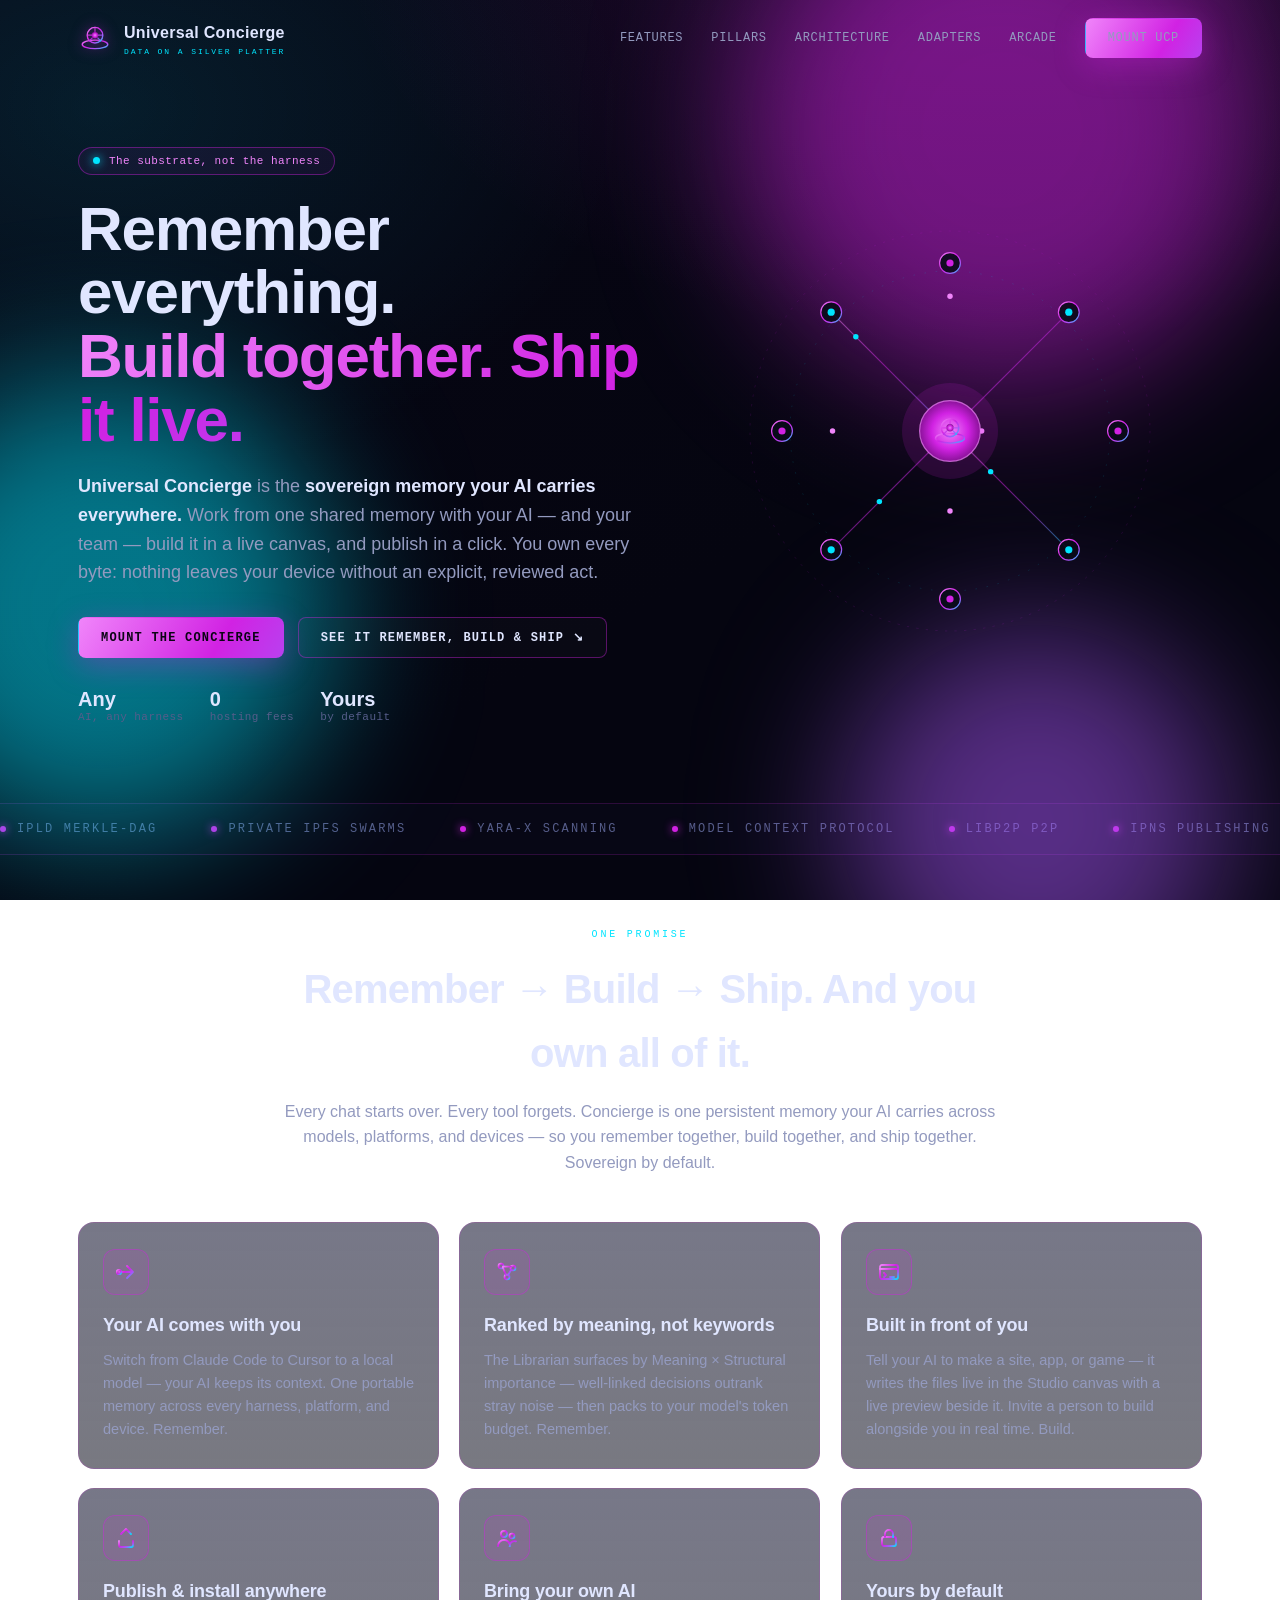
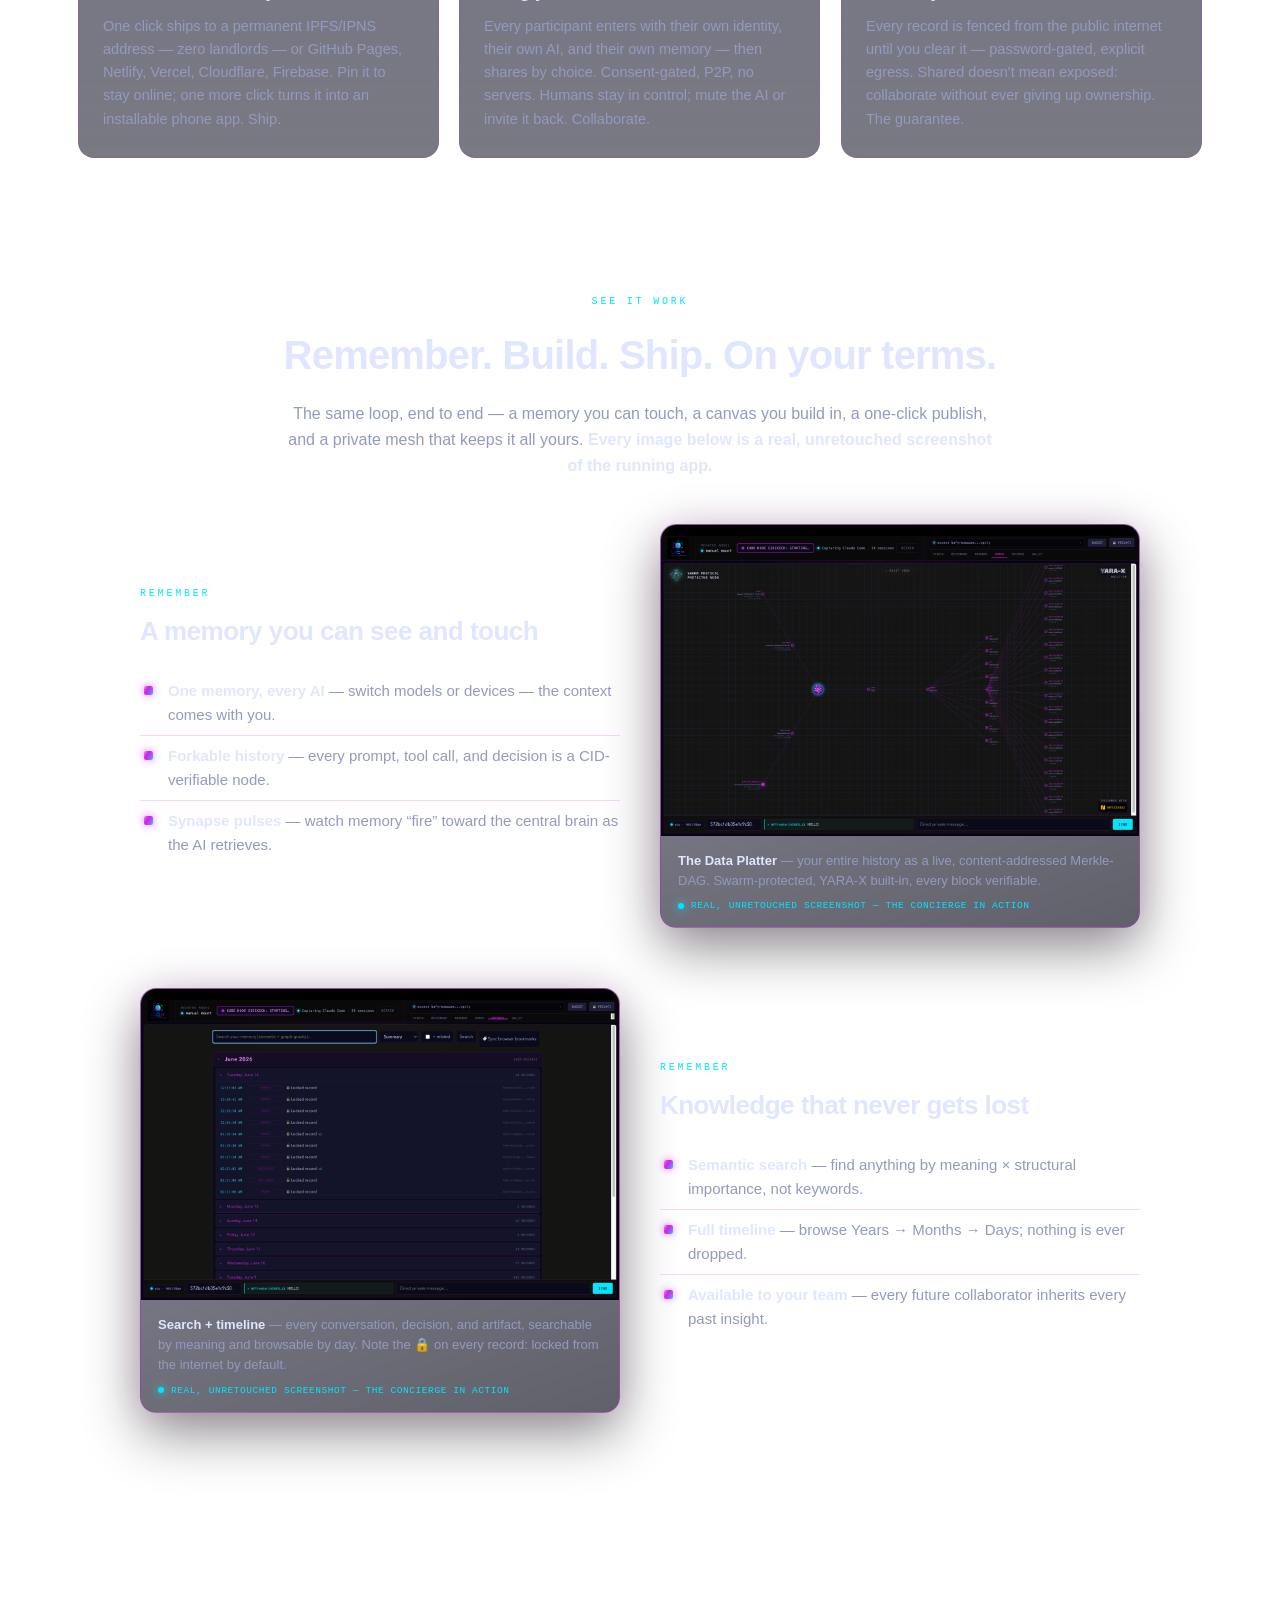
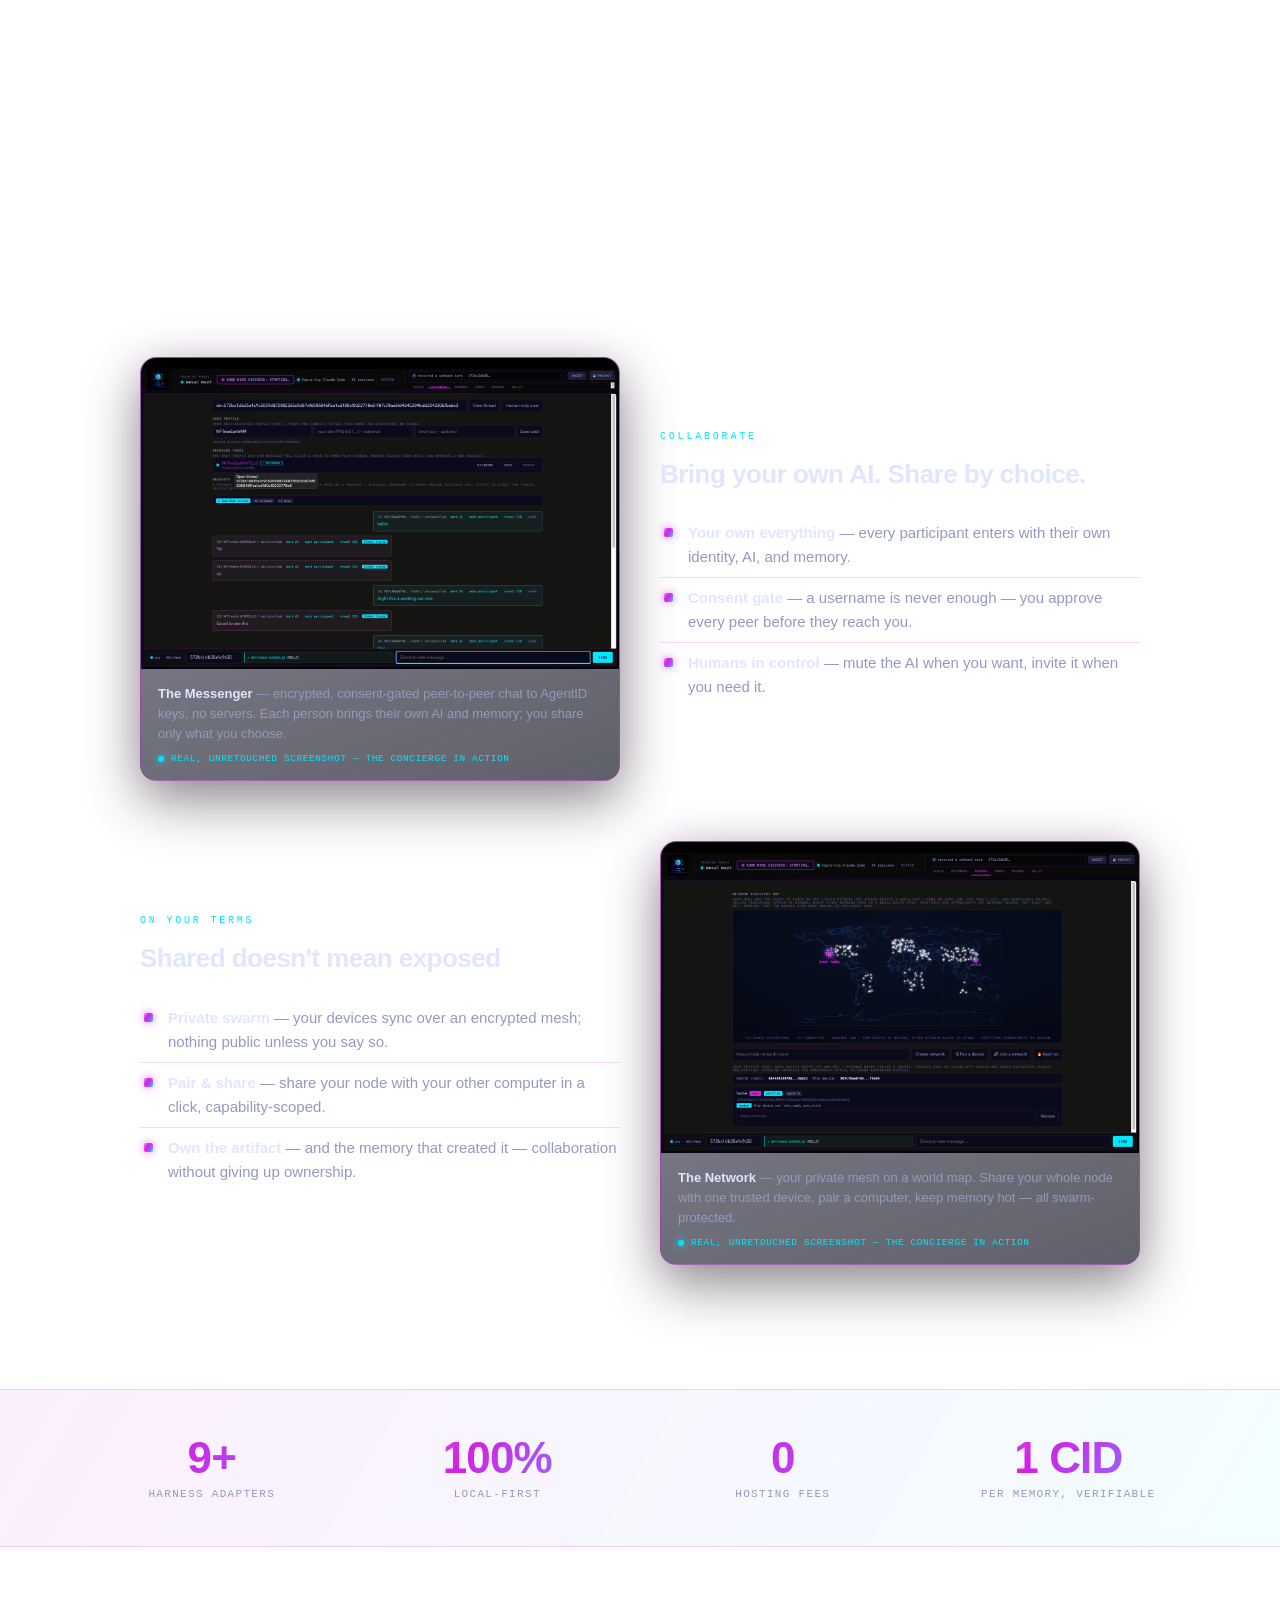
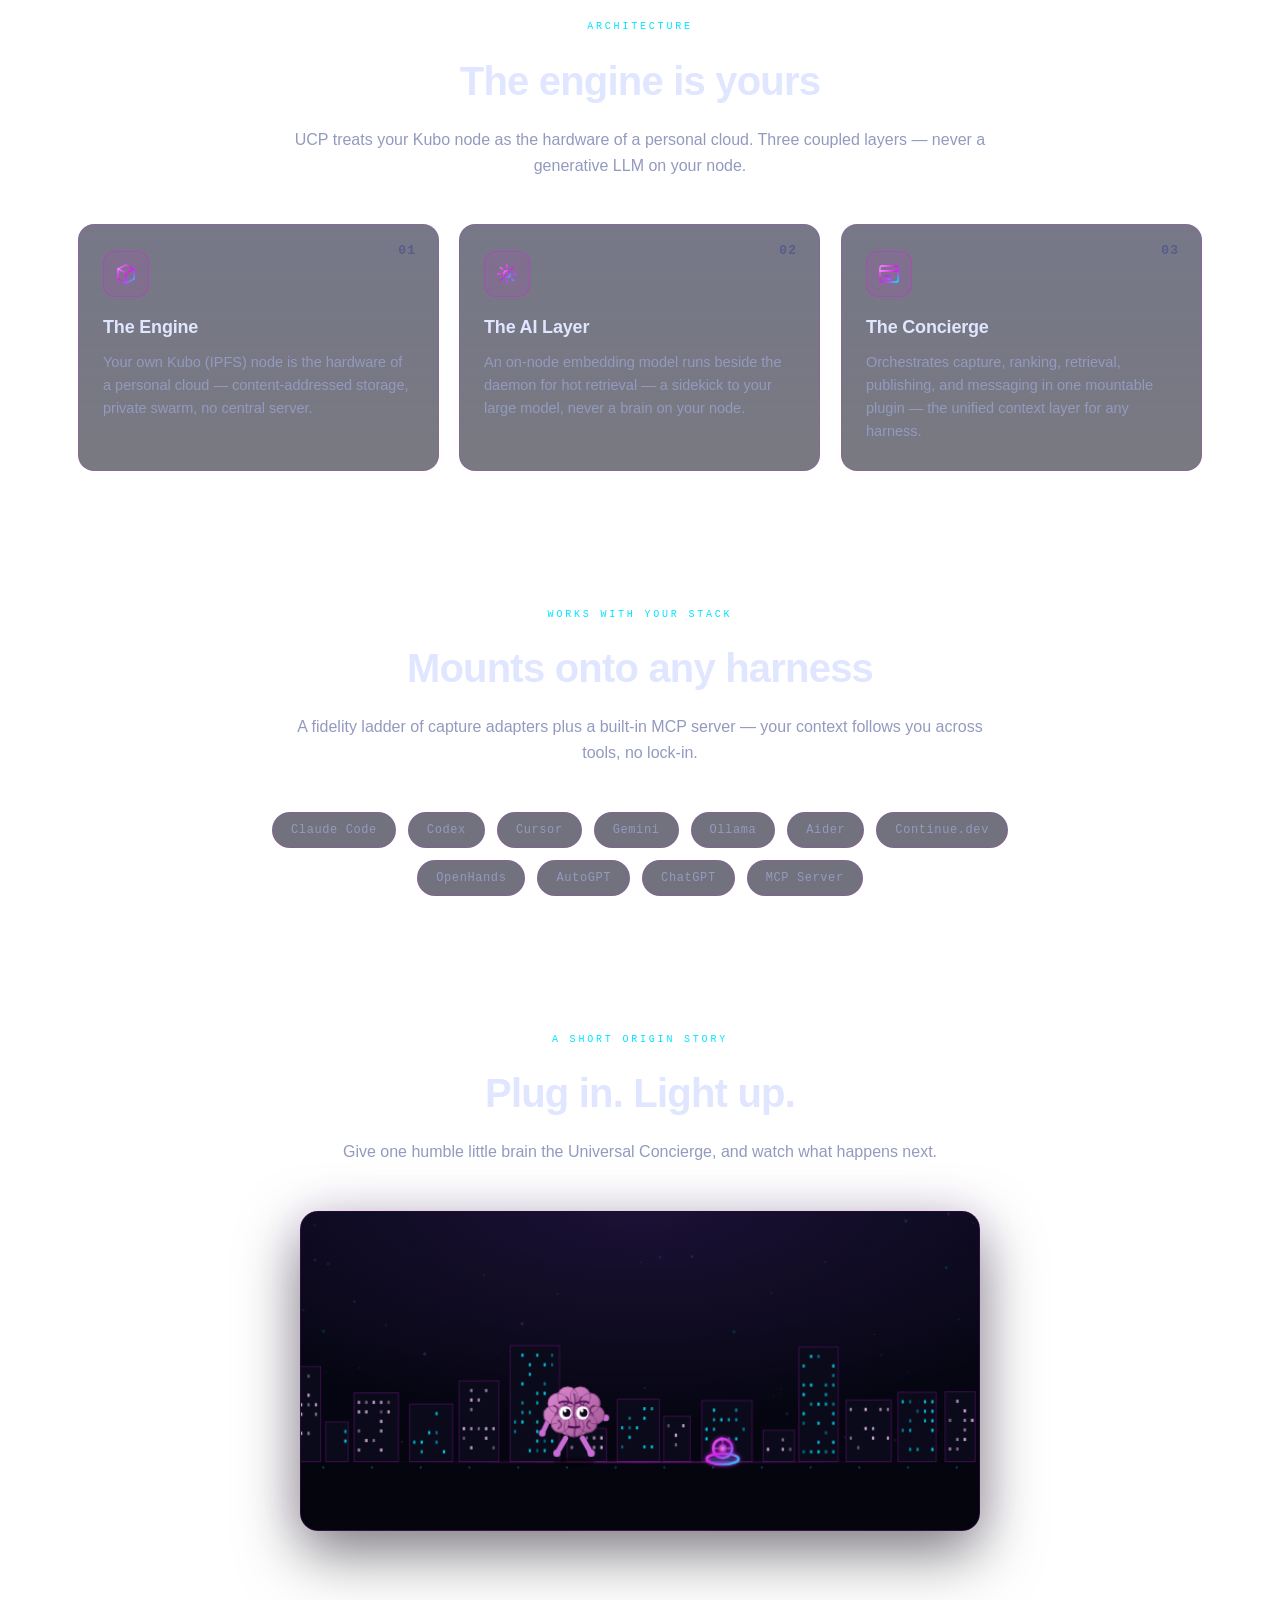
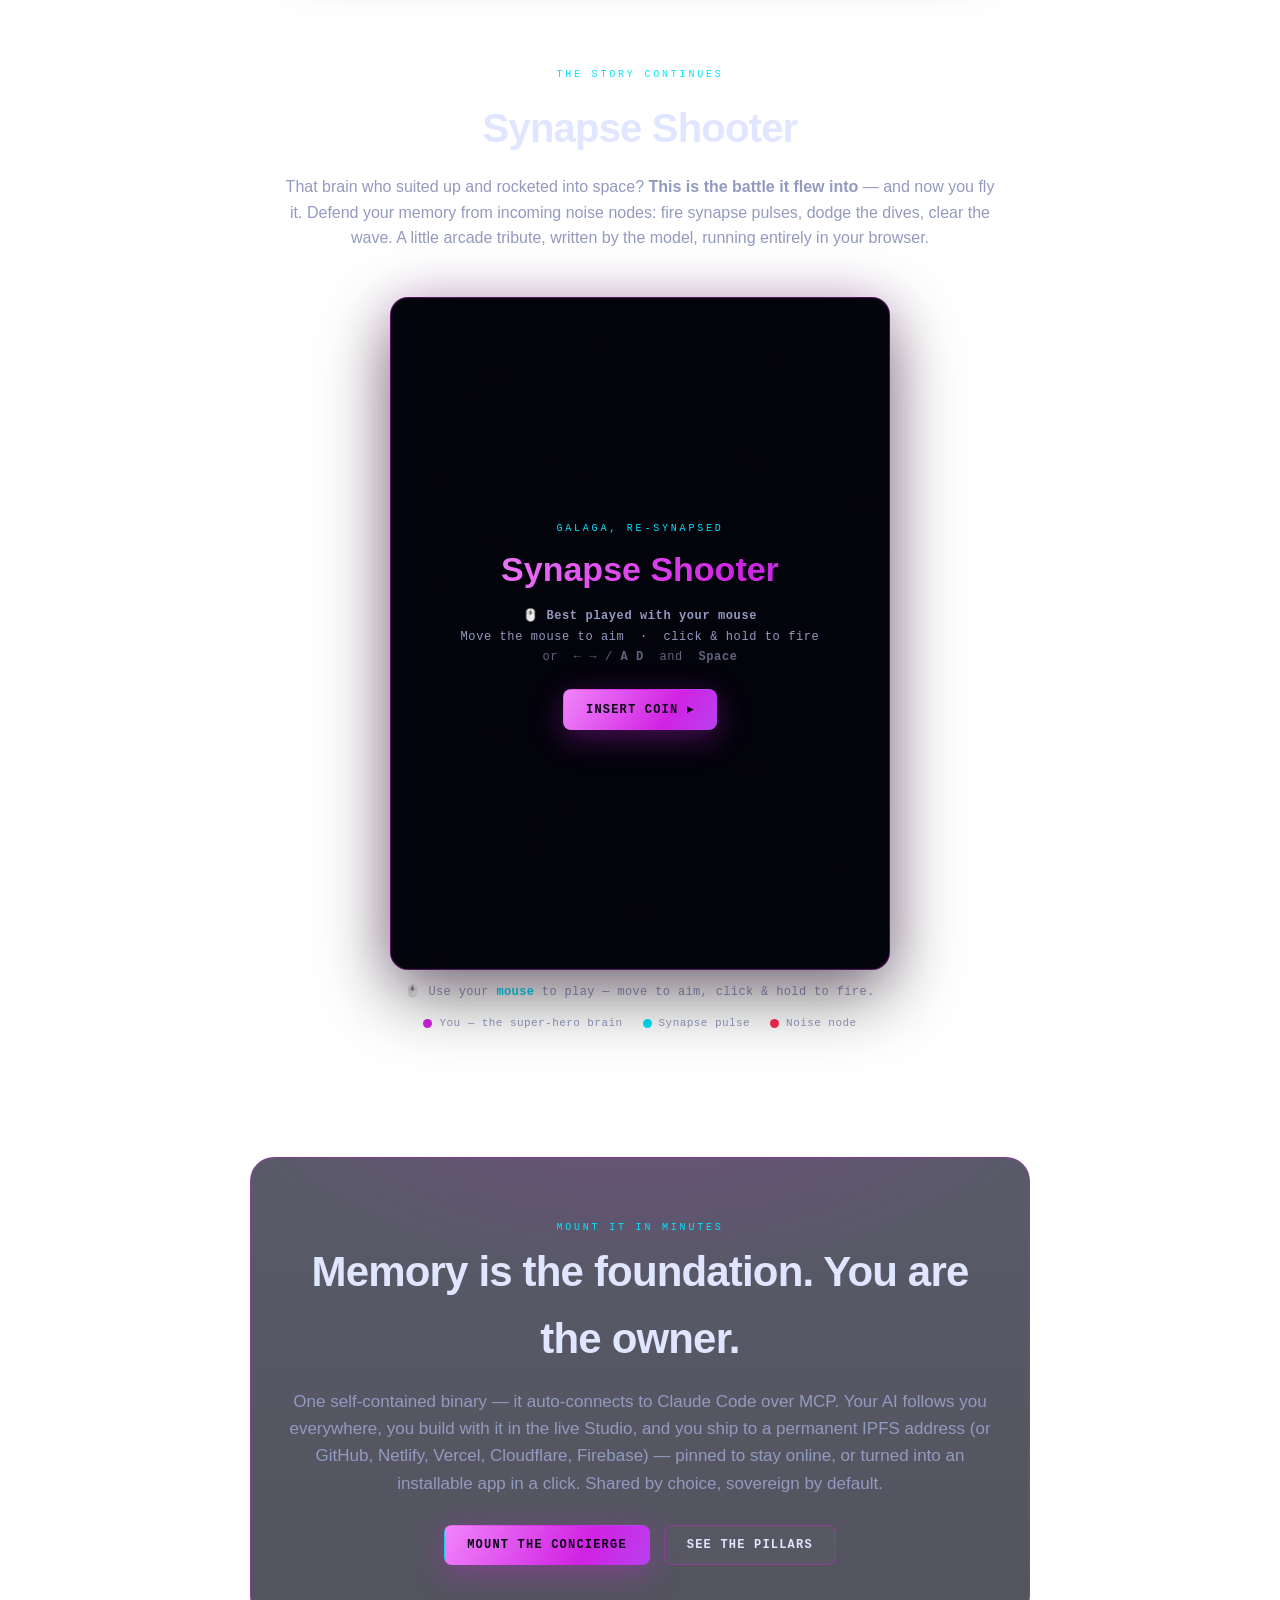
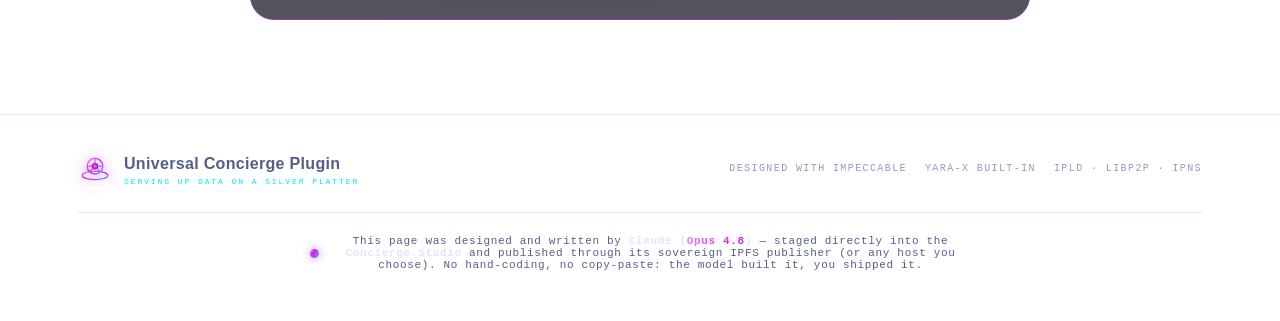
<file: index.html>
<!doctype html>
<html lang="en">
<head>
<meta charset="utf-8">
<meta name="viewport" content="width=device-width, initial-scale=1">
<title>Universal Concierge Plugin — Serving up Data on a Silver Platter</title>
<meta name="description" content="The Universal Concierge Plugin (UCP) is a mountable, content-addressed memory substrate for any AI harness. Organize, rank, and serve your entire agent history as a sovereign context layer you own and verify.">
<style>
  :root{
    --black:#050510; --deep:#0a0b1a; --raised:#131429; --graphite:#1c1d38;
    --gold:#d122e3; --deep-gold:#8a1299; --pale-gold:#f085fa; --patina:#00e5ff;
    --vermilion:#ff2a55; --ink:#e0e6ff; --muted:#939abf; --faint:#565d8a; --synapse:#a855f7;
    --line:rgba(209,34,227,.18); --strong-line:rgba(209,34,227,.40);
    --body:"Avenir Next","Helvetica Neue",Helvetica,Arial,sans-serif;
    --mono:"SFMono-Regular",Consolas,"Liberation Mono",Menlo,monospace;
    --accent:linear-gradient(120deg,var(--pale-gold),var(--gold) 38%,var(--synapse) 68%,var(--patina));
  }
  *{box-sizing:border-box}
  html{scroll-behavior:smooth}
  body{
    margin:0; color:var(--ink); font:16px/1.6 var(--body);
    background:radial-gradient(1100px 700px at 78% -8%,rgba(209,34,227,.16),transparent 60%),
               radial-gradient(950px 680px at 8% 12%,rgba(0,229,255,.10),transparent 55%),
               linear-gradient(150deg,#070715,var(--black) 60%);
    background-attachment:fixed; overflow-x:hidden; -webkit-font-smoothing:antialiased;
  }
  a{color:inherit;text-decoration:none}
  ::selection{background:var(--gold);color:#fff}

  /* aurora drift */
  .aurora{position:fixed;inset:0;z-index:0;pointer-events:none;overflow:hidden}
  .aurora i{position:absolute;border-radius:50%;filter:blur(70px);opacity:.5;mix-blend-mode:screen;animation:drift 22s ease-in-out infinite}
  .aurora i:nth-child(1){width:520px;height:520px;background:var(--gold);top:-130px;left:58%}
  .aurora i:nth-child(2){width:460px;height:460px;background:var(--patina);top:42%;left:-130px;animation-delay:-7s}
  .aurora i:nth-child(3){width:380px;height:380px;background:var(--synapse);top:70%;left:66%;animation-delay:-13s}
  @keyframes drift{0%,100%{transform:translate(0,0) scale(1)}33%{transform:translate(40px,-50px) scale(1.12)}66%{transform:translate(-30px,40px) scale(.94)}}

  .wrap{max-width:1180px;margin:0 auto;padding:0 28px;position:relative;z-index:2}
  .eyebrow{color:var(--patina);font:10px var(--mono);letter-spacing:.28em;text-transform:uppercase}
  .grad{background:var(--accent);-webkit-background-clip:text;background-clip:text;color:transparent;background-size:200% 200%;animation:shimmer 8s ease infinite}
  @keyframes shimmer{0%,100%{background-position:0% 50%}50%{background-position:100% 50%}}

  /* nav */
  header{position:sticky;top:0;z-index:30;transition:.35s}
  nav{display:flex;align-items:center;gap:14px;max-width:1180px;margin:0 auto;padding:18px 28px;transition:.35s}
  header.scrolled{backdrop-filter:blur(12px);background:rgba(5,5,16,.72);border-bottom:1px solid var(--line)}
  header.scrolled nav{padding:12px 28px}
  .brand{display:flex;align-items:center;gap:12px;font-weight:700;letter-spacing:.02em}
  .brand .mark{width:34px;height:34px;flex:0 0 auto;filter:drop-shadow(0 0 7px rgba(209,34,227,.55))}
  .brand b{font-size:16px}
  .brand small{display:block;color:var(--patina);font:8px var(--mono);letter-spacing:.24em;text-transform:uppercase;margin-top:1px}
  .navlinks{margin-left:auto;display:flex;gap:28px;align-items:center}
  .navlinks a{color:var(--muted);font:12px var(--mono);letter-spacing:.06em;text-transform:uppercase;transition:.2s}
  .navlinks a:hover{color:var(--ink)}
  .btn{display:inline-flex;align-items:center;gap:9px;padding:12px 22px;border-radius:8px;font:12px var(--mono);letter-spacing:.1em;text-transform:uppercase;font-weight:600;cursor:pointer;border:1px solid transparent;transition:.25s;white-space:nowrap}
  .btn-primary{background:var(--accent);background-size:180% 180%;color:#0a0414;box-shadow:0 8px 30px rgba(209,34,227,.34);animation:shimmer 8s ease infinite}
  .btn-primary:hover{transform:translateY(-2px);box-shadow:0 12px 40px rgba(209,34,227,.5)}
  .btn-ghost{border-color:var(--strong-line);color:var(--ink);background:rgba(255,255,255,.02)}
  .btn-ghost:hover{border-color:var(--gold);background:rgba(209,34,227,.08)}
  @media(max-width:780px){.navlinks{display:none}}

  /* hero */
  .hero{display:grid;grid-template-columns:1.08fr .92fr;gap:30px;align-items:center;padding:70px 0 80px}
  @media(max-width:900px){.hero{grid-template-columns:1fr;padding:40px 0 50px}}
  .slogan-chip{display:inline-flex;align-items:center;gap:9px;padding:7px 14px;border:1px solid var(--strong-line);border-radius:100px;background:rgba(209,34,227,.06);font:11px var(--mono);letter-spacing:.04em;color:var(--pale-gold);margin-bottom:22px}
  .slogan-chip .dot{width:7px;height:7px;border-radius:50%;background:var(--patina);box-shadow:0 0 10px var(--patina);animation:blink 2.4s ease infinite}
  @keyframes blink{0%,100%{opacity:1}50%{opacity:.25}}
  h1{font-size:clamp(36px,5.4vw,62px);line-height:1.03;letter-spacing:-.02em;margin:0 0 20px;font-weight:800}
  .hero p.lead{font-size:18px;color:var(--muted);max-width:560px;margin:0 0 30px}
  .hero p.lead b{color:var(--ink);font-weight:600}
  .cta-row{display:flex;gap:14px;flex-wrap:wrap}
  .hero-meta{margin-top:30px;display:flex;gap:26px;flex-wrap:wrap}
  .hero-meta div{font:11px var(--mono);color:var(--faint);letter-spacing:.04em}
  .hero-meta b{display:block;color:var(--ink);font:600 20px var(--body);letter-spacing:0}

  /* hero graph */
  .stage{position:relative;aspect-ratio:1;max-width:480px;margin:0 auto;width:100%}
  .stage svg{width:100%;height:100%;overflow:visible}
  .ring{transform-origin:300px 300px;animation:spin 60s linear infinite}
  .ring.rev{animation:spin 90s linear infinite reverse}
  @keyframes spin{to{transform:rotate(360deg)}}
  .brainGlow{animation:pulse 3.4s ease-in-out infinite;transform-origin:300px 300px}
  @keyframes pulse{0%,100%{opacity:.55;transform:scale(1)}50%{opacity:1;transform:scale(1.08)}}
  .floatY{animation:floatY 7s ease-in-out infinite}
  @keyframes floatY{0%,100%{transform:translateY(0)}50%{transform:translateY(-12px)}}

  /* sections */
  section{position:relative;z-index:2;padding:64px 0}
  .sec-head{text-align:center;max-width:720px;margin:0 auto 46px}
  .sec-head h2{font-size:clamp(26px,3.6vw,40px);margin:12px 0 14px;letter-spacing:-.02em;font-weight:800}
  .sec-head p{color:var(--muted);font-size:16px;margin:0}

  /* trust marquee */
  .trust{border-top:1px solid var(--line);border-bottom:1px solid var(--line);background:rgba(10,11,26,.5);overflow:hidden;padding:18px 0}
  .marq{display:flex;gap:54px;width:max-content;animation:marq 26s linear infinite}
  .marq span{font:12px var(--mono);letter-spacing:.18em;text-transform:uppercase;color:var(--faint);display:inline-flex;align-items:center;gap:11px;white-space:nowrap}
  .marq span::before{content:"";width:6px;height:6px;border-radius:50%;background:var(--gold);box-shadow:0 0 8px var(--gold)}
  @keyframes marq{to{transform:translateX(-50%)}}

  /* feature grid */
  .grid{display:grid;grid-template-columns:repeat(3,1fr);gap:20px}
  @media(max-width:900px){.grid{grid-template-columns:1fr 1fr}}
  @media(max-width:620px){.grid{grid-template-columns:1fr}}
  .card{position:relative;padding:26px 24px;border-radius:16px;background:linear-gradient(180deg,rgba(28,29,56,.6),rgba(10,11,26,.55));border:1px solid var(--line);overflow:hidden;transition:.3s;will-change:transform}
  .card::before{content:"";position:absolute;inset:0;background:radial-gradient(380px 200px at var(--mx,50%) var(--my,0%),rgba(209,34,227,.16),transparent 60%);opacity:0;transition:.3s}
  .card:hover{transform:translateY(-6px);border-color:var(--strong-line);box-shadow:0 18px 50px rgba(0,0,0,.5)}
  .card:hover::before{opacity:1}
  .ic{width:46px;height:46px;border-radius:12px;display:grid;place-items:center;margin-bottom:16px;background:rgba(209,34,227,.1);border:1px solid var(--strong-line)}
  .ic svg{width:24px;height:24px}
  .card h3{margin:0 0 9px;font-size:18px;letter-spacing:-.01em}
  .card p{margin:0;color:var(--muted);font-size:14.5px}
  .card .num{position:absolute;top:18px;right:22px;font:700 13px var(--mono);color:var(--faint);letter-spacing:.1em}

  /* pillars (alternating) */
  .pillar{display:grid;grid-template-columns:1fr 1fr;gap:40px;align-items:center;margin:0 auto 60px;max-width:1000px}
  .pillar:nth-child(even) .pcopy{order:2}
  @media(max-width:820px){.pillar{grid-template-columns:1fr;gap:22px}.pillar:nth-child(even) .pcopy{order:0}}
  .pcopy .eyebrow{margin-bottom:12px;display:block}
  .pcopy h3{font-size:26px;margin:0 0 14px;letter-spacing:-.02em}
  .pcopy ul{list-style:none;padding:0;margin:18px 0 0}
  .pcopy li{position:relative;padding:8px 0 8px 28px;color:var(--muted);font-size:15px;border-top:1px solid var(--line)}
  .pcopy li:first-child{border-top:0}
  .pcopy li::before{content:"";position:absolute;left:4px;top:15px;width:9px;height:9px;border-radius:2px;background:var(--accent);box-shadow:0 0 9px rgba(209,34,227,.6)}
  .pcopy li b{color:var(--ink);font-weight:600}
  .pviz{aspect-ratio:4/3;border-radius:18px;border:1px solid var(--line);background:linear-gradient(160deg,rgba(28,29,56,.55),rgba(10,11,26,.6));display:grid;place-items:center;overflow:hidden;position:relative}
  .pviz svg{width:78%;height:78%;overflow:visible}
  /* Real product screenshots in place of the old generic vizzes */
  .pshot{margin:0;border-radius:16px;border:1px solid var(--strong-line);overflow:hidden;background:linear-gradient(160deg,rgba(28,29,56,.5),rgba(10,11,26,.65));box-shadow:0 20px 55px rgba(0,0,0,.45),0 0 38px rgba(209,34,227,.10);transition:.3s}
  .pshot:hover{transform:translateY(-4px);border-color:var(--gold);box-shadow:0 26px 70px rgba(0,0,0,.55),0 0 48px rgba(209,34,227,.18)}
  .pshot img{display:block;width:100%;height:auto;border-bottom:1px solid var(--line)}
  .pshot figcaption{padding:14px 17px 16px;font:13px/1.55 var(--body);color:var(--muted)}
  .pshot figcaption b{color:var(--ink);font-weight:600}
  .pshot .shot-real{display:flex;align-items:center;gap:7px;margin-top:9px;color:var(--patina);font:9.5px var(--mono);letter-spacing:.06em;text-transform:uppercase}
  .pshot .shot-real::before{content:"";width:6px;height:6px;border-radius:50%;background:var(--patina);box-shadow:0 0 8px var(--patina);flex:0 0 auto;animation:blink 2.4s ease infinite}

  /* stats band */
  .band{border-top:1px solid var(--line);border-bottom:1px solid var(--line);background:linear-gradient(120deg,rgba(209,34,227,.07),rgba(0,229,255,.05))}
  .stats{display:grid;grid-template-columns:repeat(4,1fr);gap:18px;text-align:center}
  @media(max-width:760px){.stats{grid-template-columns:1fr 1fr}}
  .stat b{display:block;font-size:clamp(28px,4vw,44px);font-weight:800;letter-spacing:-.02em;line-height:1;background:var(--accent);-webkit-background-clip:text;background-clip:text;color:transparent}
  .stat span{display:block;margin-top:8px;font:11px var(--mono);letter-spacing:.12em;text-transform:uppercase;color:var(--muted)}

  /* adapters */
  .chips{display:flex;flex-wrap:wrap;gap:12px;justify-content:center;max-width:820px;margin:0 auto}
  .chip{padding:10px 18px;border-radius:100px;border:1px solid var(--line);background:rgba(19,20,41,.6);font:12px var(--mono);letter-spacing:.05em;color:var(--muted);transition:.25s}
  .chip:hover{border-color:var(--gold);color:var(--ink);transform:translateY(-3px);box-shadow:0 8px 22px rgba(209,34,227,.25)}

  /* final cta */
  .finale{text-align:center;max-width:780px;margin:0 auto;padding:54px 34px;border-radius:24px;border:1px solid var(--strong-line);background:radial-gradient(700px 360px at 50% -20%,rgba(209,34,227,.18),transparent 60%),linear-gradient(180deg,rgba(19,20,41,.7),rgba(10,11,26,.7));position:relative;overflow:hidden}
  .finale h2{font-size:clamp(28px,4vw,42px);margin:0 0 16px;font-weight:800;letter-spacing:-.02em}
  .finale p{color:var(--muted);margin:0 0 28px;font-size:17px}

  footer{border-top:1px solid var(--line);margin-top:30px;padding:36px 0 50px;color:var(--faint)}
  .foot{display:flex;flex-wrap:wrap;gap:18px;align-items:center;justify-content:space-between}
  .foot .badges{display:flex;gap:18px;flex-wrap:wrap;font:10px var(--mono);letter-spacing:.14em;text-transform:uppercase}
  .foot .badges b{color:var(--muted);font-weight:400}
  .gen{margin-top:26px;padding-top:22px;border-top:1px solid var(--line);display:flex;align-items:center;justify-content:center;gap:12px;text-align:center;flex-wrap:wrap}
  .gen .spark{width:9px;height:9px;border-radius:50%;background:var(--accent);box-shadow:0 0 10px rgba(168,85,247,.7);animation:blink 2.4s ease infinite;flex:0 0 auto}
  .gen p{margin:0;font:11px var(--mono);letter-spacing:.06em;color:var(--faint);max-width:640px}
  .gen p b{color:var(--ink);font-weight:600}
  .gen p .grad{font-weight:700}

  /* arcade */
  .arcade-wrap{max-width:500px;margin:0 auto}
  .game-frame{position:relative;border:1px solid var(--strong-line);border-radius:18px;overflow:hidden;background:#04040c;box-shadow:0 24px 70px rgba(0,0,0,.55),0 0 50px rgba(209,34,227,.16)}
  #synapse-game{display:block;width:100%;height:auto;touch-action:none;cursor:crosshair}
  .overlay{position:absolute;inset:0;display:grid;place-items:center;text-align:center;background:rgba(4,4,12,.86);backdrop-filter:blur(3px);transition:.35s;padding:22px}
  .overlay.hide{opacity:0;visibility:hidden}
  .overlay h3{font-size:clamp(26px,7vw,34px);margin:8px 0 10px;font-weight:800}
  .overlay p{color:var(--muted);font:12px var(--mono);margin:0 0 22px;letter-spacing:.05em;line-height:1.7}
  .overlay .hi{color:var(--patina);margin-top:14px;font:11px var(--mono);letter-spacing:.1em}
  .legend{display:flex;gap:20px;justify-content:center;flex-wrap:wrap;margin-top:18px;font:11px var(--mono);color:var(--muted);letter-spacing:.04em}
  .legend i{display:inline-block;width:9px;height:9px;border-radius:50%;margin-right:7px;vertical-align:middle}
  .arcade-tip{text-align:center;color:var(--muted);font:12px var(--mono);letter-spacing:.03em;margin:14px 0 0}
  .arcade-tip b{color:var(--patina)}
  /* cartoon */
  .toon-wrap{max-width:680px;margin:0 auto}
  .toon-frame{border:1px solid var(--line);border-radius:18px;overflow:hidden;background:radial-gradient(120% 110% at 50% 0%,rgba(168,85,247,.12),transparent 60%),linear-gradient(180deg,#08081a,#04040c);box-shadow:0 22px 60px rgba(0,0,0,.5),0 0 50px rgba(168,85,247,.12)}
  #toon{display:block;width:100%;height:auto}

  /* reveal */
  .reveal{opacity:0;transform:translateY(26px);transition:.7s cubic-bezier(.2,.7,.2,1)}
  .reveal.in{opacity:1;transform:none}
  [data-d="1"]{transition-delay:.08s}[data-d="2"]{transition-delay:.16s}[data-d="3"]{transition-delay:.24s}
  @media(prefers-reduced-motion:reduce){*{animation:none!important}.reveal{opacity:1;transform:none}}
</style>
</head>
<body>
<div class="aurora"><i></i><i></i><i></i></div>

<!-- shared defs: brand mark + gradients -->
<svg width="0" height="0" style="position:absolute"><defs>
  <linearGradient id="g" x1="0" y1="0" x2="1" y2="1">
    <stop offset="0" stop-color="#f085fa"/><stop offset=".45" stop-color="#d122e3"/>
    <stop offset=".75" stop-color="#a855f7"/><stop offset="1" stop-color="#00e5ff"/>
  </linearGradient>
  <radialGradient id="gb" cx="50%" cy="50%" r="50%">
    <stop offset="0" stop-color="#f085fa"/><stop offset=".6" stop-color="#d122e3"/><stop offset="1" stop-color="#8a1299"/>
  </radialGradient>
  <symbol id="logo" viewBox="0 0 48 48">
    <ellipse cx="24" cy="33" rx="18" ry="6" fill="none" stroke="url(#g)" stroke-width="2"/>
    <circle cx="24" cy="20" r="11" fill="none" stroke="url(#g)" stroke-width="2"/>
    <circle cx="24" cy="20" r="4.6" fill="url(#gb)"/>
    <path d="M24 9v6M13.5 20h6M28.5 20h6M16 28l4-4M32 28l-4-4" stroke="url(#g)" stroke-width="1.6" stroke-linecap="round" opacity=".85"/>
  </symbol>
</defs></svg>

<header id="hdr">
  <nav>
    <a class="brand" href="#top">
      <svg class="mark"><use href="#logo"/></svg>
      <span><b>Universal Concierge</b><small>Data on a Silver Platter</small></span>
    </a>
    <div class="navlinks">
      <a href="#features">Features</a>
      <a href="#pillars">Pillars</a>
      <a href="#architecture">Architecture</a>
      <a href="#adapters">Adapters</a>
      <a href="#arcade">Arcade</a>
      <a class="btn btn-primary" href="https://github.com/gekinthegame/Universal_Concierge_Plugin" target="_blank" rel="noopener noreferrer">Mount UCP</a>
    </div>
  </nav>
</header>

<main id="top" class="wrap">
  <!-- HERO -->
  <section class="hero">
    <div class="reveal in">
      <span class="slogan-chip"><span class="dot"></span>The substrate, not the harness</span>
      <h1>Remember everything.<br><span class="grad">Build together. Ship it live.</span></h1>
      <p class="lead"><b>Universal Concierge</b> is the <b>sovereign memory your AI carries everywhere.</b> Work from one shared memory with your AI — and your team — build it in a live canvas, and publish in a click. You own every byte: nothing leaves your device without an explicit, reviewed act.</p>
      <div class="cta-row">
        <a class="btn btn-primary" href="#start">Mount the Concierge</a>
        <a class="btn btn-ghost" href="#pillars">See it remember, build &amp; ship ↘</a>
      </div>
      <div class="hero-meta">
        <div><b>Any</b>AI, any harness</div>
        <div><b>0</b>hosting fees</div>
        <div><b>Yours</b>by default</div>
      </div>
    </div>
    <div class="stage floatY">
      <svg viewBox="0 0 600 600" aria-hidden="true">
        <g class="ring"><circle cx="300" cy="300" r="250" fill="none" stroke="rgba(209,34,227,.16)" stroke-width="1" stroke-dasharray="3 9"/></g>
        <g class="ring rev"><circle cx="300" cy="300" r="200" fill="none" stroke="rgba(0,229,255,.16)" stroke-width="1" stroke-dasharray="2 12"/></g>
        <g id="edges" stroke="url(#g)" stroke-width="1.4" opacity=".5" fill="none"></g>
        <g id="pulses"></g>
        <g id="nodes"></g>
        <g class="brainGlow"><circle cx="300" cy="300" r="60" fill="rgba(209,34,227,.14)"/></g>
        <circle cx="300" cy="300" r="38" fill="url(#gb)"/>
        <circle cx="300" cy="300" r="38" fill="none" stroke="#f085fa" stroke-width="1.5" opacity=".7"/>
        <use href="#logo" x="276" y="276" width="48" height="48"/>
      </svg>
    </div>
  </section>
</main>

<!-- TRUST -->
<div class="trust" aria-hidden="true"><div class="marq" id="marq"></div></div>

<main class="wrap">
  <!-- FEATURES -->
  <section id="features">
    <div class="sec-head reveal"><span class="eyebrow">One promise</span><h2>Remember → Build → Ship. And you own all of it.</h2><p>Every chat starts over. Every tool forgets. Concierge is one persistent memory your AI carries across models, platforms, and devices — so you remember together, build together, and ship together. Sovereign by default.</p></div>
    <div class="grid" id="featGrid"></div>
  </section>

  <!-- PILLARS -->
  <section id="pillars">
    <div class="sec-head reveal"><span class="eyebrow">See it work</span><h2>Remember. Build. Ship. On your terms.</h2><p>The same loop, end to end — a memory you can touch, a canvas you build in, a one-click publish, and a private mesh that keeps it all yours. <b style="color:var(--ink)">Every image below is a real, unretouched screenshot of the running app.</b></p></div>
    <div id="pillarWrap"></div>
  </section>
</main>

<!-- STATS BAND -->
<div class="band"><div class="wrap"><section style="padding:46px 0"><div class="stats" id="stats"></div></section></div></div>

<main class="wrap">
  <!-- ARCHITECTURE -->
  <section id="architecture">
    <div class="sec-head reveal"><span class="eyebrow">Architecture</span><h2>The engine is yours</h2><p>UCP treats your Kubo node as the hardware of a personal cloud. Three coupled layers — never a generative LLM on your node.</p></div>
    <div class="grid" id="archGrid"></div>
  </section>

  <!-- ADAPTERS -->
  <section id="adapters">
    <div class="sec-head reveal"><span class="eyebrow">Works with your stack</span><h2>Mounts onto any harness</h2><p>A fidelity ladder of capture adapters plus a built-in MCP server — your context follows you across tools, no lock-in.</p></div>
    <div class="chips reveal" id="chips"></div>
  </section>

  <!-- CARTOON STORY -->
  <section id="story">
    <div class="sec-head reveal"><span class="eyebrow">A short origin story</span><h2>Plug in. Light up.</h2><p>Give one humble little brain the Universal Concierge, and watch what happens next.</p></div>
    <div class="toon-wrap reveal"><div class="toon-frame"><canvas id="toon" width="640" height="300"></canvas></div></div>
  </section>

  <!-- ARCADE -->
  <section id="arcade">
    <div class="sec-head reveal"><span class="eyebrow">The story continues</span><h2>Synapse Shooter</h2><p>That brain who suited up and rocketed into space? <b>This is the battle it flew into</b> — and now you fly it. Defend your memory from incoming noise nodes: fire synapse pulses, dodge the dives, clear the wave. A little arcade tribute, written by the model, running entirely in your browser.</p></div>
    <div class="arcade-wrap reveal">
      <div class="game-frame">
        <canvas id="synapse-game" width="460" height="620"></canvas>
        <div id="ss-overlay" class="overlay">
          <div>
            <div class="eyebrow">Galaga, re-synapsed</div>
            <h3 class="grad">Synapse Shooter</h3>
            <p id="ss-text">🖱️ <b>Best played with your mouse</b><br>Move the mouse to aim &nbsp;·&nbsp; click &amp; hold to fire<br><span style="opacity:.65">or &nbsp;<b>← →</b> / <b>A&nbsp;D</b>&nbsp; and &nbsp;<b>Space</b></span></p>
            <button id="ss-btn" class="btn btn-primary">Insert coin ▸</button>
            <div class="hi" id="ss-hi"></div>
          </div>
        </div>
      </div>
      <p class="arcade-tip">🖱️ Use your <b>mouse</b> to play — move to aim, click &amp; hold to fire.</p>
      <div class="legend">
        <span><i style="background:#d122e3"></i>You — the super-hero brain</span>
        <span><i style="background:#00e5ff"></i>Synapse pulse</span>
        <span><i style="background:#ff2a55"></i>Noise node</span>
      </div>
    </div>
  </section>

  <!-- FINAL CTA -->
  <section id="start">
    <div class="finale reveal">
      <span class="eyebrow">Mount it in minutes</span>
      <h2>Memory is the foundation. You are the owner.</h2>
      <p>One self-contained binary — it auto-connects to Claude Code over MCP. Your AI follows you everywhere, you build with it in the live Studio, and you ship to a permanent IPFS address (or GitHub, Netlify, Vercel, Cloudflare, Firebase) — pinned to stay online, or turned into an installable app in a click. Shared by choice, sovereign by default.</p>
      <div class="cta-row" style="justify-content:center">
        <a class="btn btn-primary" href="https://github.com/gekinthegame/Universal_Concierge_Plugin" target="_blank" rel="noopener noreferrer">Mount the Concierge</a>
        <a class="btn btn-ghost" href="#pillars">See the pillars</a>
      </div>
    </div>
  </section>
</main>

<footer><div class="wrap">
  <div class="foot">
    <a class="brand" href="#top"><svg class="mark"><use href="#logo"/></svg><span><b>Universal Concierge Plugin</b><small>Serving up data on a silver platter</small></span></a>
    <div class="badges"><b>Designed with Impeccable</b><b>YARA-X built-in</b><b>IPLD · libp2p · IPNS</b></div>
  </div>
  <div class="gen">
    <span class="spark"></span>
    <p>This page was designed and written by <b>Claude (<span class="grad">Opus&nbsp;4.8</span>)</b> — staged directly into the <b>Concierge Studio</b> and published through its sovereign IPFS publisher (or any host you choose). No hand-coding, no copy-paste: the model built it, you shipped it.</p>
  </div>
</div></footer>

<script>
(function(){
  var ns="http://www.w3.org/2000/svg";
  function el(t,a){var e=document.createElementNS(ns,t);for(var k in a)e.setAttribute(k,a[k]);return e;}

  /* hero knowledge-graph: nodes orbiting a brain, pulses flowing inward */
  var nodes=document.getElementById("nodes"),edges=document.getElementById("edges"),pulses=document.getElementById("pulses");
  if(nodes){
    var cx=300,cy=300,R=210,N=8;
    for(var i=0;i<N;i++){
      var a=(i/N)*Math.PI*2 - Math.PI/2;
      var x=cx+Math.cos(a)*R, y=cy+Math.sin(a)*R;
      edges.appendChild(el("path",{d:"M"+x+","+y+" L"+cx+","+cy}));
      var g=el("g",{});
      g.appendChild(el("circle",{cx:x,cy:y,r:13,fill:"rgba(10,11,26,.9)",stroke:"url(#g)","stroke-width":1.5}));
      g.appendChild(el("circle",{cx:x,cy:y,r:4.5,fill:i%2?"#00e5ff":"#d122e3"}));
      nodes.appendChild(g);
      var dot=el("circle",{r:3.4,fill:i%2?"#00e5ff":"#f085fa"});
      dot.appendChild(el("animateMotion",{dur:(2.1+i*0.18)+"s",repeatCount:"indefinite",begin:(i*0.26)+"s",path:"M"+x+","+y+" L"+cx+","+cy}));
      pulses.appendChild(dot);
    }
  }

  /* trust marquee (doubled for seamless loop) */
  var items=["IPLD Merkle-DAG","Private IPFS Swarms","YARA-X scanning","Model Context Protocol","libp2p P2P","IPNS publishing","Multi-host deploy","On-node embeddings","Capability-scoped sync"];
  var marq=document.getElementById("marq");
  if(marq)marq.innerHTML=items.concat(items).map(function(t){return "<span>"+t+"</span>";}).join("");

  function icon(p){return '<svg viewBox="0 0 24 24" fill="none" stroke="url(#g)" stroke-width="1.8" stroke-linecap="round" stroke-linejoin="round">'+p+'</svg>';}
  var feats=[
    {t:"Your AI comes with you",d:"Switch from Claude Code to Cursor to a local model — your AI keeps its context. One portable memory across every harness, platform, and device. Remember.",i:'<path d="M5 12h14M13 6l6 6-6 6"/><circle cx="5" cy="12" r="2.2"/>'},
    {t:"Ranked by meaning, not keywords",d:"The Librarian surfaces by Meaning × Structural importance — well-linked decisions outrank stray noise — then packs to your model's token budget. Remember.",i:'<circle cx="6" cy="6" r="2.4"/><circle cx="18" cy="8" r="2.4"/><circle cx="12" cy="17" r="2.4"/><path d="M7.8 7.4L11 15M16.4 9.6L13 15M8 6.6h8"/>'},
    {t:"Built in front of you",d:"Tell your AI to make a site, app, or game — it writes the files live in the Studio canvas with a live preview beside it. Invite a person to build alongside you in real time. Build.",i:'<rect x="3" y="5" width="18" height="14" rx="2"/><path d="M3 9h18M7 13l2 2-2 2M13 17h4"/>'},
    {t:"Publish & install anywhere",d:"One click ships to a permanent IPFS/IPNS address — zero landlords — or GitHub Pages, Netlify, Vercel, Cloudflare, Firebase. Pin it to stay online; one more click turns it into an installable phone app. Ship.",i:'<path d="M12 3v12"/><path d="M7 8l5-5 5 5"/><path d="M5 15v4a2 2 0 002 2h10a2 2 0 002-2v-4"/>'},
    {t:"Bring your own AI",d:"Every participant enters with their own identity, their own AI, and their own memory — then shares by choice. Consent-gated, P2P, no servers. Humans stay in control; mute the AI or invite it back. Collaborate.",i:'<circle cx="9" cy="8" r="3"/><circle cx="17" cy="10" r="2.4"/><path d="M3 20a6 6 0 0112 0M14.5 20a5 5 0 016.5-4.7"/>'},
    {t:"Yours by default",d:"Every record is fenced from the public internet until you clear it — password-gated, explicit egress. Shared doesn't mean exposed: collaborate without ever giving up ownership. The guarantee.",i:'<rect x="5" y="11" width="14" height="9" rx="2"/><path d="M8 11V8a4 4 0 018 0v3"/>'}
  ];
  var fg=document.getElementById("featGrid");
  if(fg)feats.forEach(function(f,i){
    var c=document.createElement("div");c.className="card reveal";c.setAttribute("data-d",(i%3)+1);
    c.innerHTML='<div class="ic">'+icon(f.i)+'</div><h3>'+f.t+'</h3><p>'+f.d+'</p>';
    fg.appendChild(c);
  });

  function viz(kind){
    if(kind=="platter")return '<svg viewBox="0 0 200 150"><ellipse cx="100" cy="110" rx="78" ry="20" fill="none" stroke="url(#g)" stroke-width="1.5"/><g stroke="url(#g)" fill="none" stroke-width="1.2" opacity=".7"><path d="M100 90V60M100 60L60 40M100 60l40-20M60 40v22M140 40v22"/></g><circle cx="100" cy="60" r="9" fill="url(#gb)"/><circle cx="60" cy="40" r="5" fill="#00e5ff"/><circle cx="140" cy="40" r="5" fill="#d122e3"/><circle cx="60" cy="62" r="4" fill="#a855f7"/><circle cx="140" cy="62" r="4" fill="#00e5ff"/></svg>';
    if(kind=="lib")return '<svg viewBox="0 0 200 150"><g stroke="url(#g)" stroke-width="1.4" fill="none"><rect x="40" y="34" width="120" height="14" rx="3"/><rect x="40" y="58" width="120" height="14" rx="3"/><rect x="40" y="82" width="120" height="14" rx="3"/></g><rect x="40" y="58" width="86" height="14" rx="3" fill="rgba(209,34,227,.28)"/><circle cx="150" cy="108" r="13" fill="none" stroke="#00e5ff" stroke-width="1.6"/><path d="M159 117l9 9" stroke="#00e5ff" stroke-width="2" stroke-linecap="round"/></svg>';
    if(kind=="studio")return '<svg viewBox="0 0 200 150"><rect x="34" y="28" width="132" height="94" rx="6" fill="none" stroke="url(#g)" stroke-width="1.5"/><path d="M34 44h132" stroke="url(#g)" stroke-width="1.2"/><circle cx="44" cy="36" r="2.2" fill="#ff2a55"/><circle cx="52" cy="36" r="2.2" fill="#d122e3"/><circle cx="60" cy="36" r="2.2" fill="#00e5ff"/><g stroke="#00e5ff" stroke-width="1.3" opacity=".85" fill="none"><path d="M48 60h70M48 72h54M48 84h62M48 96h40"/></g></svg>';
    return '<svg viewBox="0 0 200 150"><circle cx="60" cy="58" r="16" fill="none" stroke="url(#g)" stroke-width="1.6"/><circle cx="140" cy="58" r="16" fill="none" stroke="url(#g)" stroke-width="1.6"/><circle cx="60" cy="58" r="5" fill="#d122e3"/><circle cx="140" cy="58" r="5" fill="#00e5ff"/><path d="M76 58h48" stroke="url(#g)" stroke-width="1.5" stroke-dasharray="4 4"><animate attributeName="stroke-dashoffset" from="16" to="0" dur="1s" repeatCount="indefinite"/></path><path d="M60 74v14M140 74v14M60 88h80v8" stroke="url(#g)" stroke-width="1.2" fill="none" opacity=".6"/><rect x="86" y="100" width="28" height="14" rx="3" fill="none" stroke="#a855f7" stroke-width="1.4"/></svg>';
  }
  var pillars=[
    {tag:"Remember",t:"A memory you can see and touch",img:"platter.png",cap:"<b>The Data Platter</b> — your entire history as a live, content-addressed Merkle-DAG. Swarm-protected, YARA-X built-in, every block verifiable.",li:[["One memory, every AI","switch models or devices — the context comes with you."],["Forkable history","every prompt, tool call, and decision is a CID-verifiable node."],["Synapse pulses","watch memory “fire” toward the central brain as the AI retrieves."]]},
    {tag:"Remember",t:"Knowledge that never gets lost",img:"records.png",cap:"<b>Search + timeline</b> — every conversation, decision, and artifact, searchable by meaning and browsable by day. Note the 🔒 on every record: locked from the internet by default.",li:[["Semantic search","find anything by meaning × structural importance, not keywords."],["Full timeline","browse Years → Months → Days; nothing is ever dropped."],["Available to your team","every future collaborator inherits every past insight."]]},
    {tag:"Build & Ship",t:"Built in front of you — then shipped anywhere",img:"studio.png",cap:"<b>The Studio</b> — tell your AI to build a site, app, or game; it writes the files live with a preview beside you. One click publishes — or turns it into an installable phone app. <i>This very site was built this way.</i>",li:[["One writeable canvas","you and your AI edit the project's files together, saved straight to disk."],["Live preview","any web app, site, or game renders instantly and hot-reloads."],["Publish & install","IPFS/IPNS or GitHub/Netlify/Vercel/Cloudflare/Firebase — pin it, or make it a PWA."]]},
    {tag:"Collaborate",t:"Bring your own AI. Share by choice.",img:"messenger.png",cap:"<b>The Messenger</b> — encrypted, consent-gated peer-to-peer chat to AgentID keys; no servers. Each person brings their own AI and memory; you share only what you choose.",li:[["Your own everything","every participant enters with their own identity, AI, and memory."],["Consent gate","a username is never enough — you approve every peer before they reach you."],["Humans in control","mute the AI when you want, invite it when you need it."]]},
    {tag:"On your terms",t:"Shared doesn't mean exposed",img:"network.png",cap:"<b>The Network</b> — your private mesh on a world map. Share your whole node with one trusted device, pair a computer, keep memory hot — all swarm-protected.",li:[["Private swarm","your devices sync over an encrypted mesh; nothing public unless you say so."],["Pair & share","share your node with your other computer in a click, capability-scoped."],["Own the artifact","and the memory that created it — collaboration without giving up ownership."]]}
  ];
  var pw=document.getElementById("pillarWrap");
  if(pw)pillars.forEach(function(p){
    var row=document.createElement("div");row.className="pillar reveal";
    var lis=p.li.map(function(x){return "<li><b>"+x[0]+"</b> — "+x[1]+"</li>";}).join("");
    row.innerHTML='<div class="pcopy"><span class="eyebrow">'+p.tag+'</span><h3>'+p.t+'</h3><ul>'+lis+'</ul></div>'+
      '<figure class="pshot"><img src="shots/'+p.img+'" alt="'+p.t+' — real screenshot of the Concierge" loading="lazy">'+
      '<figcaption>'+p.cap+'<span class="shot-real">Real, unretouched screenshot — the Concierge in action</span></figcaption></figure>';
    pw.appendChild(row);
  });

  var arch=[
    {t:"The Engine",d:"Your own Kubo (IPFS) node is the hardware of a personal cloud — content-addressed storage, private swarm, no central server.",i:'<path d="M4 7l8-4 8 4v10l-8 4-8-4z"/><path d="M12 11l8-4M12 11v10M12 11L4 7"/>'},
    {t:"The AI Layer",d:"An on-node embedding model runs beside the daemon for hot retrieval — a sidekick to your large model, never a brain on your node.",i:'<circle cx="12" cy="12" r="3"/><path d="M12 3v3M12 18v3M3 12h3M18 12h3M5.6 5.6l2.1 2.1M16.3 16.3l2.1 2.1M18.4 5.6l-2.1 2.1M7.7 16.3l-2.1 2.1"/>'},
    {t:"The Concierge",d:"Orchestrates capture, ranking, retrieval, publishing, and messaging in one mountable plugin — the unified context layer for any harness.",i:'<rect x="3" y="4" width="18" height="16" rx="2"/><path d="M3 9h18M8 14h8M8 17h5"/>'}
  ];
  var ag=document.getElementById("archGrid");
  if(ag)arch.forEach(function(a,i){
    var c=document.createElement("div");c.className="card reveal";c.setAttribute("data-d",i+1);
    c.innerHTML='<div class="num">0'+(i+1)+'</div><div class="ic">'+icon(a.i)+'</div><h3>'+a.t+'</h3><p>'+a.d+'</p>';
    ag.appendChild(c);
  });

  var harnesses=["Claude Code","Codex","Cursor","Gemini","Ollama","Aider","Continue.dev","OpenHands","AutoGPT","ChatGPT","MCP Server"];
  var chips=document.getElementById("chips");
  if(chips)harnesses.forEach(function(h){var s=document.createElement("span");s.className="chip";s.textContent=h;chips.appendChild(s);});

  var stats=[{n:9,suf:"+",l:"Harness adapters"},{n:100,suf:"%",l:"Local-first"},{n:0,suf:"",l:"Hosting fees"},{n:1,suf:" CID",l:"Per memory, verifiable"}];
  var sc=document.getElementById("stats");
  if(sc)stats.forEach(function(s){var d=document.createElement("div");d.className="stat";d.innerHTML='<b data-n="'+s.n+'" data-suf="'+s.suf+'">0'+s.suf+'</b><span>'+s.l+'</span>';sc.appendChild(d);});

  /* card glow follows cursor */
  document.addEventListener("mousemove",function(e){
    var c=e.target.closest&&e.target.closest(".card");if(!c)return;
    var r=c.getBoundingClientRect();c.style.setProperty("--mx",(e.clientX-r.left)+"px");c.style.setProperty("--my",(e.clientY-r.top)+"px");
  });

  /* reveal on scroll + count-up */
  function countUp(b){
    var target=+b.getAttribute("data-n"),suf=b.getAttribute("data-suf")||"",t0=null,dur=1100;
    function step(t){if(!t0)t0=t;var p=Math.min(1,(t-t0)/dur),e=1-Math.pow(1-p,3);b.textContent=Math.round(target*e)+suf;if(p<1)requestAnimationFrame(step);}
    requestAnimationFrame(step);
  }
  var io=new IntersectionObserver(function(es){
    es.forEach(function(en){if(en.isIntersecting){en.target.classList.add("in");
      if(en.target.querySelectorAll)en.target.querySelectorAll("b[data-n]").forEach(countUp);
      io.unobserve(en.target);}});
  },{threshold:.16});
  document.querySelectorAll(".reveal").forEach(function(n){io.observe(n);});
  var stEl=document.getElementById("stats");if(stEl)io.observe(stEl.closest("section"));

  var hdr=document.getElementById("hdr");
  addEventListener("scroll",function(){hdr.classList.toggle("scrolled",scrollY>24);},{passive:true});

  // In-page nav: smooth-scroll in JS instead of hash navigation. A bare "#section"
  // link blanks a srcdoc-preview iframe (it reloads to about:srcdoc#…); this scrolls
  // reliably in the Studio preview AND on the published page.
  document.querySelectorAll('a[href^="#"]').forEach(function(a){
    a.addEventListener("click",function(e){
      var id=a.getAttribute("href"); if(!id||id.length<2) return;
      var el=document.getElementById(id.slice(1)); if(!el) return;
      e.preventDefault();
      el.scrollIntoView({behavior:"smooth",block:"start"});
    });
  });
})();
</script>

<!-- ───────────────────────── SYNAPSE SHOOTER (Galaga clone) ───────────────────────── -->
<script>
(function(){
  var cv=document.getElementById("synapse-game"); if(!cv) return;
  var ctx=cv.getContext("2d"), W=cv.width, H=cv.height, TAU=Math.PI*2;
  var overlay=document.getElementById("ss-overlay"), oTitle=overlay.querySelector("h3"),
      oText=document.getElementById("ss-text"), oBtn=document.getElementById("ss-btn"),
      oHi=document.getElementById("ss-hi"), oEye=overlay.querySelector(".eyebrow");

  var state="start", time=0, last=0, shake=0, flash=0, flashTxt="";
  var hi=0; try{hi=+(localStorage.getItem("ss_hi")||0)||0;}catch(e){}
  var player,pulses,enemies,ebullets,parts,score,lives,wave,lastFire,diveTimer,clearTimer;
  var keys={}, pointerTarget=null, firing=false;

  /* ── tiny WebAudio juice (created on first user gesture) ── */
  var AC=null;
  function ensureAudio(){ if(!AC){ try{AC=new (window.AudioContext||window.webkitAudioContext)();}catch(e){AC=null;} } if(AC&&AC.state==="suspended")AC.resume(); }
  function blip(freq,dur,type,vol){ if(!AC)return; try{
    var o=AC.createOscillator(),g=AC.createGain(); o.type=type||"square"; o.frequency.value=freq;
    g.gain.value=(vol||0.05); o.connect(g); g.connect(AC.destination);
    var t=AC.currentTime; o.start(t); g.gain.exponentialRampToValueAtTime(0.0001,t+dur); o.stop(t+dur);
    if(freq>200) o.frequency.exponentialRampToValueAtTime(freq*0.5,t+dur);
  }catch(e){} }

  /* ── starfield (data motes) ── */
  var stars=[]; for(var i=0;i<70;i++)stars.push({x:Math.random()*W,y:Math.random()*H,s:18+Math.random()*60,r:Math.random()*1.6+0.3,c:Math.random()<0.5?"#d122e3":"#00e5ff"});

  function rowColor(r){ return ["#ff2a55","#d122e3","#a855f7","#00e5ff"][r%4]; }

  function reset(full){
    if(full){score=0;lives=3;wave=0;}
    player={x:W/2,y:H-58,r:18,inv:0};
    pulses=[];ebullets=[];parts=[];
    nextWave();
  }
  function nextWave(){
    wave++;
    enemies=[];
    var cols=6,rows=4,padX=58,padY=44,ox=(W-(cols-1)*padX)/2,oy=96;
    for(var r=0;r<rows;r++)for(var c=0;c<cols;c++){
      enemies.push({hx:ox+c*padX,hy:oy+r*padY,x:ox+c*padX,y:-50-r*34-c*4,r:r===0?15:12,
        row:r,col:c,state:"enter",hp:r===0?2:1,color:rowColor(r),val:r===0?150:(r===1?80:50),
        shoot:1+Math.random()*2});
    }
    diveTimer=2.4; clearTimer=0;
    flashTxt="WAVE "+wave; flash=1.6;
    blip(440,0.12,"triangle",0.05);
  }

  function fire(){
    pulses.push({x:player.x,y:player.y-player.r-2,vy:-560,c:"#00e5ff"});
    if(wave>=3){ pulses.push({x:player.x-7,y:player.y-player.r+4,vy:-540,c:"#f085fa"});
                 pulses.push({x:player.x+7,y:player.y-player.r+4,vy:-540,c:"#f085fa"}); }
    blip(880,0.08,"square",0.035);
  }
  function boom(x,y,col,n){
    for(var i=0;i<(n||12);i++){var a=Math.random()*TAU,sp=40+Math.random()*150;
      parts.push({x:x,y:y,vx:Math.cos(a)*sp,vy:Math.sin(a)*sp,life:0.5+Math.random()*0.4,t:0,c:col});}
  }
  function hitPlayer(){
    if(player.inv>0)return;
    lives--; player.inv=2.2; shake=14; ebullets.length=0; boom(player.x,player.y,"#ff2a55",22);
    blip(120,0.3,"sawtooth",0.07);
    if(lives<=0){ gameOver(); } else { player.x=W/2; }
  }
  function gameOver(){
    state="dead";
    if(score>hi){hi=score; try{localStorage.setItem("ss_hi",hi);}catch(e){}}
    oEye.textContent="Memory breached"; oTitle.textContent="Game Over";
    oText.innerHTML="Score <b>"+score+"</b> &nbsp;·&nbsp; Wave <b>"+wave+"</b>";
    oBtn.textContent="Play again ▸"; oHi.textContent="HI-SCORE  "+hi;
    overlay.classList.remove("hide");
  }
  function win(){ /* endless: just keep waving */ }

  /* ── input ── */
  cv.addEventListener("contextmenu",function(e){e.preventDefault();});
  function setTarget(e){ var r=cv.getBoundingClientRect(); pointerTarget=(e.clientX-r.left)*(W/r.width); }
  cv.addEventListener("pointerdown",function(e){ if(state!=="playing")return; firing=true; setTarget(e); cv.setPointerCapture&&cv.setPointerCapture(e.pointerId); });
  cv.addEventListener("pointermove",function(e){ if(state!=="playing")return; setTarget(e); });
  window.addEventListener("pointerup",function(){ firing=false; });
  window.addEventListener("keydown",function(e){
    var k=e.key.toLowerCase();
    if(state==="playing" && ["arrowleft","arrowright","arrowup","arrowdown"," "].indexOf(k)>=0) e.preventDefault();
    keys[k]=true;
    if(k==="escape" && state==="playing"){ state="paused"; oEye.textContent="Paused"; oTitle.textContent="Paused"; oText.innerHTML="Press <b>Esc</b> or the button to resume"; oBtn.textContent="Resume ▸"; oHi.textContent=""; overlay.classList.remove("hide"); }
    else if(k==="escape" && state==="paused"){ resume(); }
  });
  window.addEventListener("keyup",function(e){ keys[e.key.toLowerCase()]=false; });
  function start(){ ensureAudio(); reset(true); state="playing"; overlay.classList.add("hide"); }
  function resume(){ state="playing"; overlay.classList.add("hide"); }
  oBtn.addEventListener("click",function(){ if(state==="paused")resume(); else start(); });
  document.addEventListener("visibilitychange",function(){ if(document.hidden&&state==="playing"){ keys={}; firing=false; } });

  /* ── update ── */
  function update(dt){
    time+=dt;
    for(var s=0;s<stars.length;s++){var st=stars[s]; st.y+=st.s*dt; if(st.y>H){st.y=-2;st.x=Math.random()*W;}}
    if(shake>0)shake=Math.max(0,shake-dt*40);
    if(flash>0)flash-=dt;
    if(state!=="playing")return;

    /* player move */
    var sp=320;
    if(keys["arrowleft"]||keys["a"]) player.x-=sp*dt;
    else if(keys["arrowright"]||keys["d"]) player.x+=sp*dt;
    else if(pointerTarget!=null) player.x+=(pointerTarget-player.x)*Math.min(1,dt*13);
    player.x=Math.max(player.r,Math.min(W-player.r,player.x));
    if(player.inv>0)player.inv-=dt;
    if((keys[" "]||firing) && time-lastFire>0.24){ fire(); lastFire=time; }

    /* pulses */
    for(var i=pulses.length-1;i>=0;i--){var p=pulses[i]; p.y+=p.vy*dt; if(p.y<-10)pulses.splice(i,1);}

    /* formation sway */
    var sway=Math.min(34,22+wave*2.5), fX=Math.sin(time*0.75)*sway;

    /* enemy dives */
    diveTimer-=dt;
    var formed=enemies.filter(function(e){return e.state==="form";});
    if(diveTimer<=0 && formed.length){
      var e=formed[(Math.random()*formed.length)|0];
      e.state="dive"; e.dt=0; e.dir=player.x<e.x?-1:1; e.shootT=0.4;
      diveTimer=Math.max(0.55,1.9-wave*0.13)*(0.6+Math.random());
    }

    /* enemies */
    for(var j=enemies.length-1;j>=0;j--){
      var en=enemies[j];
      if(en.state==="enter"){
        var tx=en.hx+fX,ty=en.hy;
        en.x+=(tx-en.x)*Math.min(1,dt*4); en.y+=(ty-en.y)*Math.min(1,dt*4);
        if(Math.abs(en.x-tx)<3&&Math.abs(en.y-ty)<3)en.state="form";
      } else if(en.state==="form"){
        en.x=en.hx+fX; en.y=en.hy+Math.sin(time*2+en.col*0.6)*3;
        if(Math.random()<0.04*dt && en.y>0){ /* rare formation potshot */
          ebullets.push({x:en.x,y:en.y+en.r,vx:0,vy:200}); }
      } else if(en.state==="dive"){
        en.dt+=dt;
        var vy=120+Math.min(180,en.dt*150);
        en.y+=vy*dt;
        en.x+=Math.cos(en.dt*5)*150*dt*en.dir + (player.x-en.x)*0.6*dt;
        en.shootT-=dt;
        if(en.shootT<=0 && en.y<player.y-40){ var a=Math.atan2(player.y-en.y,player.x-en.x);
          ebullets.push({x:en.x,y:en.y,vx:Math.cos(a)*230,vy:Math.sin(a)*230}); en.shootT=0.6; blip(300,0.1,"square",0.03); }
        if(en.y>H+40){ en.state="enter"; en.y=-40; en.x=en.hx+fX; }
        /* dive collision with player */
        if(player.inv<=0 && Math.hypot(en.x-player.x,en.y-player.y)<en.r+player.r-4){ hitPlayer(); }
      }
      /* pulses vs enemy */
      for(var k=pulses.length-1;k>=0;k--){var pu=pulses[k];
        if(Math.hypot(pu.x-en.x,pu.y-en.y)<en.r+3){
          pulses.splice(k,1); en.hp--;
          boom(en.x,en.y,en.color,en.hp>0?5:14);
          if(en.hp<=0){ score+=en.val; enemies.splice(j,1); blip(660,0.12,"square",0.05); }
          else blip(520,0.05,"square",0.03);
          break;
        }
      }
    }

    /* enemy bullets */
    for(var b=ebullets.length-1;b>=0;b--){var bb=ebullets[b]; if(!bb)continue; bb.x+=bb.vx*dt; bb.y+=bb.vy*dt;
      if(bb.y>H+10||bb.x<-10||bb.x>W+10){ebullets.splice(b,1);continue;}
      if(player.inv<=0 && Math.hypot(bb.x-player.x,bb.y-player.y)<player.r-3){ ebullets.splice(b,1); hitPlayer(); break; }
    }

    /* particles */
    for(var q=parts.length-1;q>=0;q--){var pa=parts[q]; pa.t+=dt; pa.x+=pa.vx*dt; pa.y+=pa.vy*dt; pa.vx*=0.96; pa.vy*=0.96; if(pa.t>=pa.life)parts.splice(q,1);}

    /* wave cleared */
    if(enemies.length===0){ clearTimer+=dt; if(clearTimer>1.1) nextWave(); }
  }

  /* ── draw ── */
  function drawBrain(x,y,r,a){
    ctx.save(); ctx.globalAlpha=a; ctx.translate(x,y);
    var g=ctx.createLinearGradient(-r,-r,r,r);
    g.addColorStop(0,"#f085fa"); g.addColorStop(.5,"#d122e3"); g.addColorStop(1,"#00e5ff");
    ctx.shadowBlur=16; ctx.shadowColor="#d122e3"; ctx.strokeStyle=g; ctx.lineWidth=2;
    ctx.beginPath(); ctx.ellipse(0,r*0.55,r*0.95,r*0.32,0,0,TAU); ctx.stroke();
    ctx.beginPath(); ctx.arc(0,0,r*0.62,0,TAU); ctx.stroke();
    var cg=ctx.createRadialGradient(0,0,0,0,0,r*0.42); cg.addColorStop(0,"#f085fa"); cg.addColorStop(1,"#8a1299");
    ctx.shadowBlur=20; ctx.fillStyle=cg; ctx.beginPath(); ctx.arc(0,0,r*0.27,0,TAU); ctx.fill();
    ctx.shadowBlur=0; ctx.lineWidth=1.4; ctx.globalAlpha=a*0.85; ctx.strokeStyle=g;
    ctx.beginPath(); ctx.moveTo(0,-r*0.62);ctx.lineTo(0,-r*0.32); ctx.moveTo(-r*0.62,0);ctx.lineTo(-r*0.3,0); ctx.moveTo(r*0.62,0);ctx.lineTo(r*0.3,0); ctx.stroke();
    ctx.restore();
  }
  // The caped super-hero brain from the cartoon — flown up into the space battle.
  // Drawn head-up, fists raised, cape + rocket-thrust streaming down (it's flying up).
  function drawHero(x,y,r,a){
    ctx.save(); ctx.globalAlpha=a; ctx.translate(x,y);
    var suit=ctx.createLinearGradient(0,-r*0.3,0,r*1.3);
    suit.addColorStop(0,"#f085fa"); suit.addColorStop(.55,"#d122e3"); suit.addColorStop(1,"#00b3cc");
    var sw=Math.sin(time*9)*r*0.16;
    // cape (streams down behind)
    ctx.fillStyle="rgba(209,34,227,.78)"; ctx.strokeStyle="rgba(0,229,255,.45)"; ctx.lineWidth=1.1;
    ctx.beginPath();
    ctx.moveTo(-r*0.62,0);
    ctx.bezierCurveTo(-r*1.05,r*0.55,-r*0.55+sw,r*1.25,-r*0.22+sw,r*1.4);
    ctx.lineTo(0,r*0.7); ctx.lineTo(r*0.22-sw,r*1.4);
    ctx.bezierCurveTo(r*0.55-sw,r*1.25,r*1.05,r*0.55,r*0.62,0);
    ctx.closePath(); ctx.fill(); ctx.stroke();
    // rocket thrust under the boots (flickers)
    var fl=r*(0.5+0.35*Math.abs(Math.sin(time*22)));
    ctx.fillStyle="rgba(0,229,255,.7)"; ctx.beginPath(); ctx.moveTo(-r*0.32,r*1.18); ctx.lineTo(0,r*1.18+fl); ctx.lineTo(r*0.32,r*1.18); ctx.closePath(); ctx.fill();
    ctx.fillStyle="rgba(240,133,250,.85)"; ctx.beginPath(); ctx.moveTo(-r*0.16,r*1.18); ctx.lineTo(0,r*1.18+fl*0.6); ctx.lineTo(r*0.16,r*1.18); ctx.closePath(); ctx.fill();
    // legs + boots
    ctx.strokeStyle=suit; ctx.lineCap="round"; ctx.lineWidth=r*0.3;
    ctx.beginPath(); ctx.moveTo(-r*0.3,r*0.62); ctx.lineTo(-r*0.32,r*1.1); ctx.moveTo(r*0.3,r*0.62); ctx.lineTo(r*0.32,r*1.1); ctx.stroke();
    ctx.fillStyle="#0093b8"; ctx.fillRect(-r*0.5,r*1.06,r*0.36,r*0.2); ctx.fillRect(r*0.14,r*1.06,r*0.36,r*0.2);
    // torso (muscular V)
    ctx.fillStyle=suit; ctx.shadowBlur=9; ctx.shadowColor="#d122e3";
    ctx.beginPath();
    ctx.moveTo(-r*0.92,0); ctx.quadraticCurveTo(-r*1.0,r*0.42,-r*0.38,r*0.66);
    ctx.lineTo(r*0.38,r*0.66); ctx.quadraticCurveTo(r*1.0,r*0.42,r*0.92,0);
    ctx.quadraticCurveTo(0,-r*0.12,-r*0.92,0); ctx.closePath(); ctx.fill();
    ctx.shadowBlur=0;
    // chest emblem (mini UCP: ring + core + platter)
    ctx.strokeStyle="#fff"; ctx.lineWidth=1.1; ctx.globalAlpha=a*0.9;
    ctx.beginPath(); ctx.arc(0,r*0.32,r*0.2,0,TAU); ctx.stroke();
    ctx.beginPath(); ctx.ellipse(0,r*0.5,r*0.26,r*0.08,0,0,TAU); ctx.stroke();
    ctx.fillStyle="#fff"; ctx.beginPath(); ctx.arc(0,r*0.32,r*0.08,0,TAU); ctx.fill();
    ctx.globalAlpha=a;
    // arms raised — fists up (flying / firing pose)
    ctx.strokeStyle=suit; ctx.lineWidth=r*0.28; ctx.lineCap="round";
    ctx.beginPath(); ctx.moveTo(-r*0.85,r*0.06); ctx.lineTo(-r*0.72,-r*0.78); ctx.moveTo(r*0.85,r*0.06); ctx.lineTo(r*0.72,-r*0.78); ctx.stroke();
    ctx.fillStyle=suit; ctx.beginPath(); ctx.arc(-r*0.72,-r*0.78,r*0.2,0,TAU); ctx.fill(); ctx.beginPath(); ctx.arc(r*0.72,-r*0.78,r*0.2,0,TAU); ctx.fill();
    // ── wrinkly brain head ──
    var hy=-r*0.52, hr=r*0.82;
    var hg=ctx.createLinearGradient(-hr,hy-hr,hr,hy+hr); hg.addColorStop(0,"#f0a0e6"); hg.addColorStop(1,"#c44fbf");
    ctx.fillStyle=hg; ctx.shadowBlur=11; ctx.shadowColor="#d122e3";
    ctx.beginPath(); ctx.ellipse(0,hy,hr*0.92,hr*0.84,0,0,TAU); ctx.fill();
    var lb=[[-0.5,-0.55],[-0.18,-0.78],[0.18,-0.78],[0.5,-0.55],[-0.7,-0.05],[0.7,-0.05]];
    for(var i=0;i<lb.length;i++){ ctx.beginPath(); ctx.arc(lb[i][0]*hr,hy+lb[i][1]*hr,hr*0.37,0,TAU); ctx.fill(); }
    ctx.shadowBlur=0;
    ctx.strokeStyle="rgba(80,10,90,.5)"; ctx.lineWidth=1.1;
    ctx.beginPath();
    ctx.moveTo(0,hy-hr*0.8); ctx.bezierCurveTo(hr*0.18,hy-hr*0.3,-hr*0.15,hy,0,hy+hr*0.4);
    ctx.moveTo(-hr*0.5,hy-hr*0.18); ctx.quadraticCurveTo(-hr*0.25,hy,-hr*0.5,hy+hr*0.2);
    ctx.moveTo(hr*0.5,hy-hr*0.18); ctx.quadraticCurveTo(hr*0.25,hy,hr*0.5,hy+hr*0.2);
    ctx.stroke();
    // wide curious eyes looking up
    var ex=hr*0.34, ey=hy+hr*0.06, er=hr*0.26;
    for(var s2=-1;s2<=1;s2+=2){
      ctx.fillStyle="#fff"; ctx.beginPath(); ctx.ellipse(s2*ex,ey,er,er*1.05,0,0,TAU); ctx.fill();
      ctx.fillStyle="#160620"; ctx.beginPath(); ctx.arc(s2*ex,ey-er*0.18,er*0.6,0,TAU); ctx.fill();
      ctx.fillStyle="#fff"; ctx.beginPath(); ctx.arc(s2*ex-er*0.25,ey-er*0.48,er*0.22,0,TAU); ctx.fill();
    }
    ctx.restore();
  }
  function drawNode(e){
    ctx.save(); ctx.translate(e.x,e.y); ctx.shadowBlur=10; ctx.shadowColor=e.color;
    ctx.strokeStyle=e.color; ctx.lineWidth=1.7;
    ctx.beginPath(); ctx.arc(0,0,e.r,0,TAU); ctx.stroke();
    ctx.shadowBlur=14; ctx.fillStyle=e.color; ctx.beginPath(); ctx.arc(0,0,e.r*0.42,0,TAU); ctx.fill();
    if(e.row===0){ ctx.globalAlpha=.5; ctx.beginPath(); ctx.arc(0,0,e.r+4,0,TAU); ctx.stroke();
      ctx.globalAlpha=1; ctx.beginPath(); ctx.arc(-e.r*0.35,-e.r*0.1,1.6,0,TAU); ctx.arc(e.r*0.35,-e.r*0.1,1.6,0,TAU); ctx.fillStyle="#fff"; ctx.fill(); }
    ctx.restore();
  }
  function render(){
    ctx.clearRect(0,0,W,H);
    ctx.save();
    if(shake>0)ctx.translate((Math.random()-0.5)*shake,(Math.random()-0.5)*shake);
    /* stars */
    for(var s=0;s<stars.length;s++){var st=stars[s]; ctx.globalAlpha=0.5; ctx.fillStyle=st.c; ctx.beginPath(); ctx.arc(st.x,st.y,st.r,0,TAU); ctx.fill();}
    ctx.globalAlpha=1;

    if(state==="playing"||state==="paused"||state==="dead"){
      if(enemies) for(var j=0;j<enemies.length;j++)drawNode(enemies[j]);
      if(ebullets) for(var b=0;b<ebullets.length;b++){var bb=ebullets[b]; ctx.save(); ctx.shadowBlur=8; ctx.shadowColor="#ff2a55"; ctx.fillStyle="#ff5a78"; ctx.beginPath(); ctx.arc(bb.x,bb.y,3.4,0,TAU); ctx.fill(); ctx.restore();}
      if(pulses) for(var i=0;i<pulses.length;i++){var p=pulses[i]; ctx.save(); ctx.shadowBlur=12; ctx.shadowColor=p.c; ctx.fillStyle=p.c; ctx.beginPath(); ctx.ellipse(p.x,p.y,2.6,8,0,0,TAU); ctx.fill(); ctx.restore();}
      if(parts) for(var q=0;q<parts.length;q++){var pa=parts[q]; ctx.globalAlpha=Math.max(0,1-pa.t/pa.life); ctx.fillStyle=pa.c; ctx.fillRect(pa.x-1.5,pa.y-1.5,3,3);} ctx.globalAlpha=1;
      if(player && (state!=="dead")){ var blink=player.inv>0 && (Math.floor(time*12)%2===0); drawHero(player.x,player.y,player.r, blink?0.35:1); }
      /* HUD */
      ctx.font="bold 13px "+"SFMono-Regular,Consolas,monospace"; ctx.textBaseline="middle";
      ctx.fillStyle="#e0e6ff"; ctx.textAlign="left"; ctx.fillText("SCORE "+(score||0),14,20);
      ctx.fillStyle="#939abf"; ctx.textAlign="center"; ctx.fillText("WAVE "+(wave||0),W/2,20);
      ctx.textAlign="right"; for(var L=0;L<(lives||0);L++)drawBrain(W-18-L*22,20,8,0.95);
    }
    /* wave flash */
    if(flash>0 && state==="playing"){ ctx.globalAlpha=Math.min(1,flash); ctx.fillStyle="#f085fa"; ctx.textAlign="center"; ctx.font="bold 26px SFMono-Regular,Consolas,monospace"; ctx.shadowBlur=18; ctx.shadowColor="#d122e3"; ctx.fillText(flashTxt,W/2,H/2); ctx.shadowBlur=0; ctx.globalAlpha=1; }
    ctx.restore();
  }

  function loop(t){
    requestAnimationFrame(loop);                 // schedule next frame FIRST — a thrown
    t/=1000; var dt=Math.min(0.034,(t-last)||0); last=t;   // error can never freeze the loop
    try{ update(dt); render(); }
    catch(err){ if(window.console&&console.error) console.error("Synapse Shooter:",err); }
  }
  /* idle starfield until the player inserts a coin */
  enemies=[];pulses=[];ebullets=[];parts=[];player=null;score=0;lives=0;wave=0;lastFire=0;
  oHi.textContent = hi? ("HI-SCORE  "+hi) : "";
  requestAnimationFrame(loop);
})();
</script>

<!-- ───────────── CARTOON: a brain finds UCP, absorbs it, ascends to space ───────────── -->
<script>
(function(){
  var cv=document.getElementById("toon"); if(!cv) return;
  var ctx=cv.getContext("2d"), W=cv.width, H=cv.height, TAU=Math.PI*2;
  var GY=236;                      // ground line
  var P=14.0;                      // loop period (seconds)
  function lerp(a,b,t){return a+(b-a)*t;}
  function clamp(v,a,b){return v<a?a:v>b?b:v;}
  function ease(t){t=clamp(t,0,1);return t*t*(3-2*t);}      // smoothstep
  function easeOut(t){t=clamp(t,0,1);return 1-Math.pow(1-t,3);}
  function seg(t,a,b){return clamp((t-a)/(b-a),0,1);}       // 0..1 within [a,b]

  // backdrop stars (brighten as it goes to space)
  var stars=[]; for(var i=0;i<60;i++)stars.push({x:Math.random()*W,y:Math.random()*(GY-10),r:Math.random()*1.4+0.3,p:Math.random()*TAU,c:Math.random()<0.5?"#f085fa":"#00e5ff"});

  // city skyline silhouette behind the action (recedes/darkens as it ascends)
  var bld=[]; (function(){ var x=-12; while(x<W+20){ var w=20+Math.random()*32, h=30+Math.random()*98, b={x:x,w:w,h:h,win:[]};
    for(var wy=GY-h+8; wy<GY-9; wy+=9){ for(var wx=x+4; wx<x+w-4; wx+=7){ if(Math.random()<0.45) b.win.push([wx,wy]); } }
    bld.push(b); x+=w+3+Math.random()*7; } })();
  function drawSkyline(spaceAmt){
    var a=1-spaceAmt; if(a<=0.02) return;
    for(var i=0;i<bld.length;i++){ var b=bld[i];
      ctx.globalAlpha=a*0.92; ctx.fillStyle="#0b0b1c"; ctx.fillRect(b.x,GY-b.h,b.w,b.h);
      ctx.globalAlpha=a*0.45; ctx.strokeStyle="rgba(209,34,227,.55)"; ctx.lineWidth=1; ctx.strokeRect(b.x+0.5,GY-b.h+0.5,b.w-1,b.h-1);
      ctx.fillStyle=i%2?"#00e5ff":"#f7c7fb";
      for(var w2=0;w2<b.win.length;w2++){ ctx.globalAlpha=a*(0.35+0.5*Math.abs(Math.sin(time*1.3+i*1.7+w2))); ctx.fillRect(b.win[w2][0],b.win[w2][1],2.2,3); }
    }
    ctx.globalAlpha=1;
  }

  var STANDX=300, ICONX=398;       // brain stops left of the icon
  var last=0,time=0;
  var reduce=window.matchMedia&&matchMedia("(prefers-reduced-motion: reduce)").matches;

  // ── the UCP icon (brain-on-platter logo) ──
  function drawIcon(x,y,s,glow){
    ctx.save(); ctx.translate(x,y); ctx.scale(s,s);
    var g=ctx.createLinearGradient(-16,-16,16,16);
    g.addColorStop(0,"#f085fa"); g.addColorStop(.5,"#d122e3"); g.addColorStop(1,"#00e5ff");
    if(glow){ ctx.shadowBlur=18*glow; ctx.shadowColor="#d122e3"; }
    ctx.strokeStyle=g; ctx.lineWidth=2.4; ctx.fillStyle=g;
    ctx.beginPath(); ctx.ellipse(0,9,15,5,0,0,TAU); ctx.stroke();      // platter
    ctx.beginPath(); ctx.arc(0,-1,9,0,TAU); ctx.stroke();             // head ring
    var cg=ctx.createRadialGradient(0,-1,0,0,-1,5); cg.addColorStop(0,"#f085fa"); cg.addColorStop(1,"#8a1299");
    ctx.fillStyle=cg; ctx.beginPath(); ctx.arc(0,-1,4,0,TAU); ctx.fill();
    ctx.shadowBlur=0; ctx.lineWidth=1.3; ctx.strokeStyle=g; ctx.globalAlpha=.85;
    ctx.beginPath(); ctx.moveTo(0,-10);ctx.lineTo(0,-5); ctx.moveTo(-9,-1);ctx.lineTo(-4,-1); ctx.moveTo(9,-1);ctx.lineTo(4,-1); ctx.stroke();
    ctx.restore();
  }

  // ── the cartoon brain character ──
  function limb(x1,y1,x2,y2,w,cap){ ctx.lineWidth=w; ctx.lineCap="round"; ctx.beginPath(); ctx.moveTo(x1,y1); ctx.lineTo(x2,y2); ctx.stroke(); if(cap){ ctx.beginPath(); ctx.arc(x2,y2,w*0.7,0,TAU); ctx.fillStyle=ctx.strokeStyle; ctx.fill(); } }
  // a wrinkly, anatomical brain (cauliflower of lobes + deep gyri), not a cute blob
  var LOBES=[[-15,-13,10],[-6,-19,10],[6,-19,10],[15,-13,10],[-20,-2,9],[20,-2,9],[-13,6,9],[0,9,10],[13,6,9],[-9,-5,7],[9,-5,7]];
  function brainBody(lit){
    var g=ctx.createLinearGradient(-26,-26,26,26);
    if(lit>0.05){ g.addColorStop(0,"#f085fa"); g.addColorStop(.5,lerp01("#cf5fb8","#d122e3",lit)); g.addColorStop(1,lerp01("#b85fa8","#00e5ff",lit)); }
    else { g.addColorStop(0,"#dd8ad0"); g.addColorStop(1,"#9c5390"); }   // duller, less candy-cute
    ctx.fillStyle=g;
    // bumpy silhouette = base ellipse + overlapping lobes
    ctx.beginPath(); ctx.ellipse(0,-2,23,20,0,0,TAU); ctx.fill();
    for(var i=0;i<LOBES.length;i++){ ctx.beginPath(); ctx.arc(LOBES[i][0],LOBES[i][1],LOBES[i][2],0,TAU); ctx.fill(); }
    // shade each lobe so the wrinkles read as 3D
    ctx.strokeStyle="rgba(60,6,66,.30)"; ctx.lineWidth=1;
    for(i=0;i<LOBES.length;i++){ ctx.beginPath(); ctx.arc(LOBES[i][0],LOBES[i][1],LOBES[i][2]-0.5,0,TAU); ctx.stroke(); }
    // deep central fissure + many gyri squiggles
    ctx.strokeStyle="rgba(52,4,58,.55)"; ctx.lineWidth=1.5; ctx.lineCap="round";
    ctx.beginPath();
    ctx.moveTo(0,-22); ctx.bezierCurveTo(3.5,-13,-3,-5,1,3); ctx.bezierCurveTo(4,9,-2,14,1,19);
    ctx.moveTo(-19,-11); ctx.quadraticCurveTo(-12,-7,-18,-2);
    ctx.moveTo(-11,-15); ctx.quadraticCurveTo(-5,-10,-12,-6);
    ctx.moveTo(19,-11); ctx.quadraticCurveTo(12,-7,18,-2);
    ctx.moveTo(11,-15); ctx.quadraticCurveTo(5,-10,12,-6);
    ctx.moveTo(-15,3); ctx.quadraticCurveTo(-9,7,-15,11);
    ctx.moveTo(15,3); ctx.quadraticCurveTo(9,7,15,11);
    ctx.moveTo(-7,-19); ctx.quadraticCurveTo(-3,-15,-7,-12);
    ctx.moveTo(7,-19); ctx.quadraticCurveTo(3,-15,7,-12);
    ctx.stroke();
  }
  function lerp01(c1,c2,t){ // blend two hex colors
    function p(c){return [parseInt(c.substr(1,2),16),parseInt(c.substr(3,2),16),parseInt(c.substr(5,2),16)];}
    var a=p(c1),b=p(c2); return "rgb("+Math.round(lerp(a[0],b[0],t))+","+Math.round(lerp(a[1],b[1],t))+","+Math.round(lerp(a[2],b[2],t))+")";
  }
  function eyes(state){
    // big, wide, curious eyes with a lively glint; raised arched brows (not mean)
    var ex=8, ey=-4, er=state.r;
    for(var s=-1;s<=1;s+=2){
      ctx.fillStyle="#fff"; ctx.beginPath(); ctx.ellipse(s*ex,ey,er,er*1.05,0,0,TAU); ctx.fill();
      var px=s*ex+state.dx, py=ey+state.dy;
      if(state.star){
        ctx.fillStyle="#00e5ff";
        for(var k=0;k<4;k++){var a=k*Math.PI/2; ctx.beginPath(); ctx.moveTo(px,py); ctx.lineTo(px+Math.cos(a)*er*0.95,py+Math.sin(a)*er*0.95); ctx.lineTo(px+Math.cos(a+0.5)*er*0.4,py+Math.sin(a+0.5)*er*0.4); ctx.closePath(); ctx.fill();}
        ctx.beginPath(); ctx.arc(px,py,er*0.34,0,TAU); ctx.fill();
      } else {
        // big round pupil + bright catch-light = wide-eyed and curious
        ctx.fillStyle="#160620"; ctx.beginPath(); ctx.arc(px,py,er*0.62,0,TAU); ctx.fill();
        ctx.fillStyle="#fff"; ctx.beginPath(); ctx.arc(px-er*0.26,py-er*0.32,er*0.24,0,TAU); ctx.fill();
      }
    }
    // raised, arched eyebrows — curious / interested, never angry
    ctx.strokeStyle="#5a1060"; ctx.lineWidth=1.8; ctx.lineCap="round";
    ctx.beginPath();
    ctx.moveTo(-ex-er, ey-er-3.5); ctx.quadraticCurveTo(-ex, ey-er-6.5, -ex+er, ey-er-3);
    ctx.moveTo(ex-er, ey-er-3); ctx.quadraticCurveTo(ex, ey-er-6.5, ex+er, ey-er-3.5);
    ctx.stroke();
  }

  // ── muscular super-hero body (appears after he absorbs the UCP) ──
  function thickLine(x1,y1,x2,y2,w){ ctx.lineWidth=w; ctx.lineCap="round"; ctx.beginPath(); ctx.moveTo(x1,y1); ctx.lineTo(x2,y2); ctx.stroke(); }
  function arm(sx,sy,ex,ey,hx,hy){
    thickLine(sx,sy,ex,ey,9);                                   // upper arm
    ctx.beginPath(); ctx.arc((sx+ex)/2,(sy+ey)/2,5.5,0,TAU); ctx.fill();   // bicep
    thickLine(ex,ey,hx,hy,7);                                   // forearm
    ctx.beginPath(); ctx.arc(hx,hy,6,0,TAU); ctx.fill();        // fist
  }
  function heroBody(hero, fly, lit, flex){
    ctx.save();
    ctx.translate(0,18); ctx.scale(hero,hero); ctx.translate(0,-18);   // grow from the neck
    var suit=ctx.createLinearGradient(0,18,0,92);
    suit.addColorStop(0,"#d122e3"); suit.addColorStop(.6,lerp01("#a8189c","#7a3bd6",lit)); suit.addColorStop(1,"#0093b8");
    var sw=fly>0.5?Math.sin(time*9)*8:Math.sin(time*4)*4;
    // CAPE (behind)
    ctx.fillStyle="rgba(209,34,227,.82)"; ctx.strokeStyle="rgba(0,229,255,.5)"; ctx.lineWidth=1.3;
    ctx.beginPath();
    if(fly>0.5){ ctx.moveTo(-15,24); ctx.bezierCurveTo(-34,44,-26+sw,72,-9+sw,80); ctx.lineTo(0,44); ctx.lineTo(9-sw,80); ctx.bezierCurveTo(26-sw,72,34,44,15,24); }
    else { ctx.moveTo(-17,26); ctx.bezierCurveTo(-34,56,-26+sw,90,-17+sw,96); ctx.lineTo(0,60); ctx.lineTo(17-sw,96); ctx.bezierCurveTo(26-sw,90,34,56,17,26); }
    ctx.closePath(); ctx.fill(); ctx.stroke();
    // LEGS + BOOTS
    ctx.strokeStyle=suit;
    if(fly>0.5){ thickLine(-7,58,-9,86,9); thickLine(7,58,10,86,9); }
    else { thickLine(-8,58,-11,90,11); thickLine(8,58,11,90,11); }
    ctx.fillStyle="#0093b8";
    rr(-17,fly>0.5?80:86,15,9,4); ctx.fill(); rr(2,fly>0.5?80:86,15,9,4); ctx.fill();
    // TORSO (muscular V)
    ctx.fillStyle=suit;
    ctx.beginPath();
    ctx.moveTo(-26,28); ctx.quadraticCurveTo(-31,42,-12,58); ctx.lineTo(12,58);
    ctx.quadraticCurveTo(31,42,26,28); ctx.quadraticCurveTo(0,23,-26,28); ctx.closePath(); ctx.fill();
    // pecs + abs
    ctx.fillStyle="rgba(255,255,255,.10)"; ctx.beginPath(); ctx.ellipse(-9,36,8,5.5,0,0,TAU); ctx.fill(); ctx.beginPath(); ctx.ellipse(9,36,8,5.5,0,0,TAU); ctx.fill();
    ctx.strokeStyle="rgba(16,2,24,.4)"; ctx.lineWidth=1.2; ctx.beginPath();
    ctx.moveTo(0,42); ctx.lineTo(0,56); ctx.moveTo(-7,46); ctx.lineTo(7,46); ctx.moveTo(-6,51); ctx.lineTo(6,51); ctx.stroke();
    // chest emblem = the UCP icon
    drawIcon(0,38,0.62,0.4);
    // ARMS (big, biceps + fists)
    ctx.fillStyle=suit; ctx.strokeStyle=suit;
    if(fly>0.5){ arm(26,30,42,12,52,-6); arm(-26,30,-36,46,-22,56); }     // one fist punched up
    else { var f=(flex||0)*4; arm(26,30,40,40-f,17,55); arm(-26,30,-40,40-f,-17,55); }  // double flex
    ctx.restore();
  }
  function bubble(x,y,txt){
    ctx.save(); ctx.font="bold 15px SFMono-Regular,Consolas,monospace";
    var w=ctx.measureText(txt).width+18, h=24;
    ctx.fillStyle="rgba(20,12,30,.92)"; ctx.strokeStyle="rgba(240,133,250,.6)"; ctx.lineWidth=1.2;
    var bx=x-w/2, by=y-h;
    rr(bx,by,w,h,8); ctx.fill(); ctx.stroke();
    ctx.beginPath(); ctx.moveTo(x-5,by+h); ctx.lineTo(x+5,by+h); ctx.lineTo(x,by+h+7); ctx.closePath(); ctx.fill();
    ctx.fillStyle="#f085fa"; ctx.textAlign="center"; ctx.textBaseline="middle"; ctx.fillText(txt,x,by+h/2);
    ctx.restore();
  }
  function rr(x,y,w,h,r){ ctx.beginPath(); ctx.moveTo(x+r,y); ctx.arcTo(x+w,y,x+w,y+h,r); ctx.arcTo(x+w,y+h,x,y+h,r); ctx.arcTo(x,y+h,x,y,r); ctx.arcTo(x,y,x+w,y,r); ctx.closePath(); }

  function frame(t){
    // ── phase timeline ──
    var wEnd=3.2, nEnd=4.3, rEnd=6.3, aEnd=7.3, cEnd=9.6, ascEnd=12.9;
    var lit=0, glow=0, bx=STANDX, by=198, sc=1, rot=0;
    var iconOnGround=true, iconLift=0, reach=0, exclaim="", eye={r:6,dx:0,dy:0,star:false,hero:0};
    var walking=false, hero=0, fly=0, flex=0;
    var GW=198;   // grounded stand height — feet land near the street, not floating

    if(t<wEnd){ walking=true; bx=lerp(-60,STANDX,easeOut(t/wEnd)); by=GW-Math.abs(Math.sin(time*7))*5; eye.dx=1; }
    else if(t<nEnd){ var k=seg(t,wEnd,nEnd); by=GW-Math.sin(k*Math.PI)*16; eye.r=7.5; eye.dy=2; exclaim="!"; } // notice + hop (eyes go wide)
    else if(t<rEnd){ var k=seg(t,nEnd,rEnd); reach=Math.sin(ease(k)*Math.PI); iconLift=ease(k); iconOnGround=k<0.5; by=GW+reach*6; eye.r=6.6; eye.dy=2; } // bend & lift
    else if(t<aEnd){ var k=seg(t,rEnd,aEnd); hero=ease(k); lit=ease(k); glow=ease(k); iconOnGround=false; iconLift=1; by=lerp(GW,150,hero); exclaim=k>0.3?"ZAP!":""; } // absorb → TRANSFORM (rise onto feet)
    else if(t<cEnd){ var k=seg(t,aEnd,cEnd); hero=1; lit=1; glow=0.55+Math.sin(time*16)*0.25; by=150+Math.sin(time*9)*1.5; eye.star=true; eye.hero=1; flex=0.5+0.5*Math.sin(time*5); exclaim=k<0.55?"HRAAH!":""; } // flex / charge
    else if(t<ascEnd){ var k=seg(t,cEnd,ascEnd); var e=easeOut(k); hero=1; fly=1; lit=1; glow=1; by=lerp(150,-170,e); bx=STANDX+Math.sin(time*5)*5; sc=lerp(1,0.6,e); eye.star=true; eye.hero=1; exclaim=k<0.5?"WHOOSH!":""; rot=Math.sin(time*6)*0.05; } // launch
    else { by=-340; } // gone (brief pause before loop)

    // ── render ──
    ctx.clearRect(0,0,W,H);
    var spaceAmt=clamp(seg(t,cEnd,ascEnd),0,1);
    // stars (brighten as it leaves the city for space)
    for(var i=0;i<stars.length;i++){var st=stars[i]; var tw=0.4+0.5*Math.abs(Math.sin(time*1.5+st.p)); ctx.globalAlpha=(0.18+spaceAmt*0.62)*tw; ctx.fillStyle=st.c; ctx.beginPath(); ctx.arc(st.x,st.y,st.r,0,TAU); ctx.fill();}
    ctx.globalAlpha=1;
    // city skyline behind everything
    drawSkyline(spaceAmt);
    // street / ground line (fades as it ascends)
    var ga=1-spaceAmt;
    var gg=ctx.createLinearGradient(0,0,W,0); gg.addColorStop(0,"transparent"); gg.addColorStop(.5,"rgba(209,34,227,"+(.5*ga)+")"); gg.addColorStop(1,"transparent");
    ctx.strokeStyle=gg; ctx.lineWidth=1.4; ctx.beginPath(); ctx.moveTo(0,GY); ctx.lineTo(W,GY); ctx.stroke();
    ctx.globalAlpha=ga; ctx.fillStyle="rgba(0,229,255,.25)"; for(var d=20;d<W;d+=46){ctx.fillRect(d,GY+4,2,2);} ctx.globalAlpha=1;

    // UCP icon on the ground (soft glow) until lifted/absorbed
    if(iconOnGround){
      ctx.save(); ctx.globalAlpha=0.5; ctx.fillStyle="rgba(0,229,255,.5)"; ctx.beginPath(); ctx.ellipse(ICONX,GY-1,16,4,0,0,TAU); ctx.fill(); ctx.restore();
      drawIcon(ICONX, GY-12, 1, 0.6+0.4*Math.sin(time*3));
    }

    // character ground shadow (shrinks as it rises)
    var shA=clamp(1-(200-by)/140,0,1)*0.45;
    if(shA>0){ ctx.save(); ctx.globalAlpha=shA; ctx.fillStyle="#000"; ctx.beginPath(); ctx.ellipse(bx,GY,(hero?32:26)*sc*shA+8,5*shA+2,0,0,TAU); ctx.fill(); ctx.restore(); }

    ctx.save(); ctx.translate(bx,by); ctx.rotate(rot); ctx.scale(sc,sc);
    // power halo + rays when lit
    if(glow>0){ ctx.save(); ctx.globalAlpha=clamp(glow,0,1)*0.85; var rg=ctx.createRadialGradient(0,-4,0,0,-4,58); rg.addColorStop(0,"rgba(240,133,250,.9)"); rg.addColorStop(.5,"rgba(168,85,247,.4)"); rg.addColorStop(1,"transparent"); ctx.fillStyle=rg; ctx.beginPath(); ctx.arc(0,-4,58,0,TAU); ctx.fill(); ctx.restore(); }
    if(lit>0.6){ ctx.save(); ctx.globalAlpha=(lit-0.6)*1.6*(0.6+0.4*Math.sin(time*10)); ctx.strokeStyle="#f7c7fb"; ctx.lineWidth=1.4; for(var r=0;r<8;r++){var a=time*1.2+r*TAU/8; ctx.beginPath(); ctx.moveTo(Math.cos(a)*36,Math.sin(a)*36-4); ctx.lineTo(Math.cos(a)*52,Math.sin(a)*52-4); ctx.stroke();} ctx.restore(); }

    if(hero>0.02){
      // ── muscular super-hero (post-absorb) ──
      heroBody(hero, fly, lit, flex);
      brainBody(lit);                                   // wrinkly brain head on top
      eyes(eye);
      ctx.strokeStyle="#3c0a44"; ctx.lineWidth=2; ctx.lineCap="round"; ctx.beginPath();   // determined mouth
      ctx.moveTo(-5,9); ctx.lineTo(5,9); ctx.stroke();
    } else {
      // ── little brain with stick limbs (walk / notice / pick-up) ──
      var col=lit>0.5?"#f085fa":"#c86cd6"; ctx.strokeStyle=col;
      var wc=time*7;
      if(walking){ var s1=Math.sin(wc), s2=Math.sin(wc+Math.PI); limb(-8,20,-8+s1*9,34,5,true); limb(8,20,8+s2*9,34,5,true); }
      else { limb(-8,20,-9,34,5,true); limb(8,20,9,34,5,true); }
      var as=walking?Math.sin(wc+Math.PI):0;
      limb(-22,-2,-30,8+as*8,4.5,true);                 // left arm
      var rax=30, ray=8-(walking?as*8:0);
      if(reach>0){ rax=18+reach*6; ray=8+reach*26; }     // reach toward icon
      limb(22,-2,rax,ray,4.5,true);                      // right arm
      brainBody(lit);
      eyes(eye);
      ctx.strokeStyle="#4a0c52"; ctx.lineWidth=2; ctx.lineCap="round"; ctx.beginPath();   // small neutral mouth
      ctx.moveTo(-5,9); ctx.quadraticCurveTo(0,9+1.5+reach*2,5,9); ctx.stroke();
    }
    ctx.restore();

    // ascent exhaust trail
    if(fly>0.5 && t<ascEnd){ for(var p2=0;p2<4;p2++){ var ty=by+34+p2*12+(time*70%12); ctx.globalAlpha=clamp((ty-by)/90,0,1)*0.7; ctx.fillStyle=p2%2?"#00e5ff":"#f085fa"; var tw=5-p2; ctx.beginPath(); ctx.arc(bx+Math.sin(time*9+p2)*6,ty,tw,0,TAU); ctx.fill(); } ctx.globalAlpha=1; }

    // UCP icon carried up into the brain during pickup (before transform)
    if(iconLift>0 && hero<0.5 && t<aEnd){
      var ix=lerp(ICONX, bx, ease(iconLift)), iy=lerp(GY-12, by-2, ease(iconLift)), isc=lerp(1,0.2,ease(iconLift));
      drawIcon(ix,iy,isc,1);
    }

    if(exclaim){ bubble(bx+(t<ascEnd?38:0), by-(hero?54:30)*sc-6, exclaim); }
  }

  function loop(now){
    requestAnimationFrame(loop);
    now/=1000; var dt=Math.min(0.05,(now-last)||0); last=now; time+=dt;
    try{ frame(reduce?6.6:(time%P)); }    // reduced motion: hold a calm "absorbing" pose
    catch(err){ if(window.console&&console.error)console.error("toon:",err); }
  }
  requestAnimationFrame(loop);
})();
</script>
</body>
</html>
</file>
